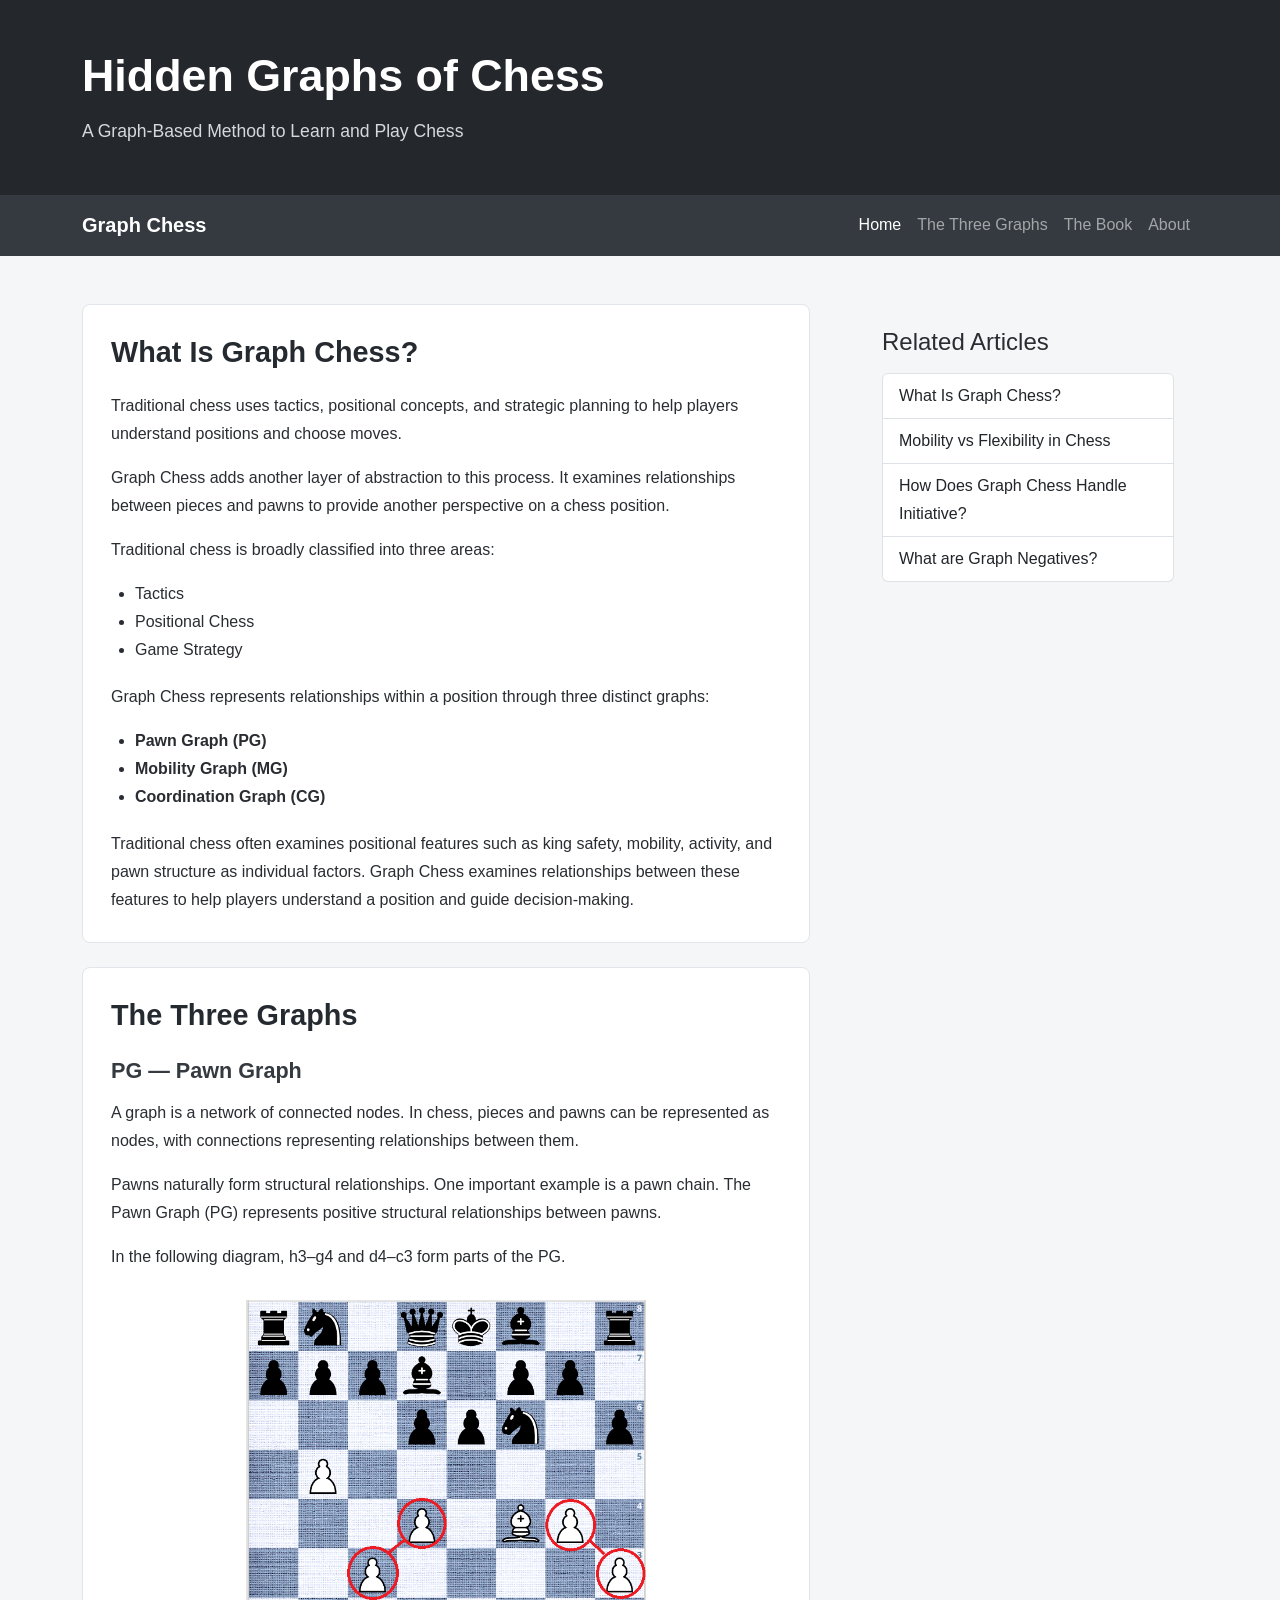
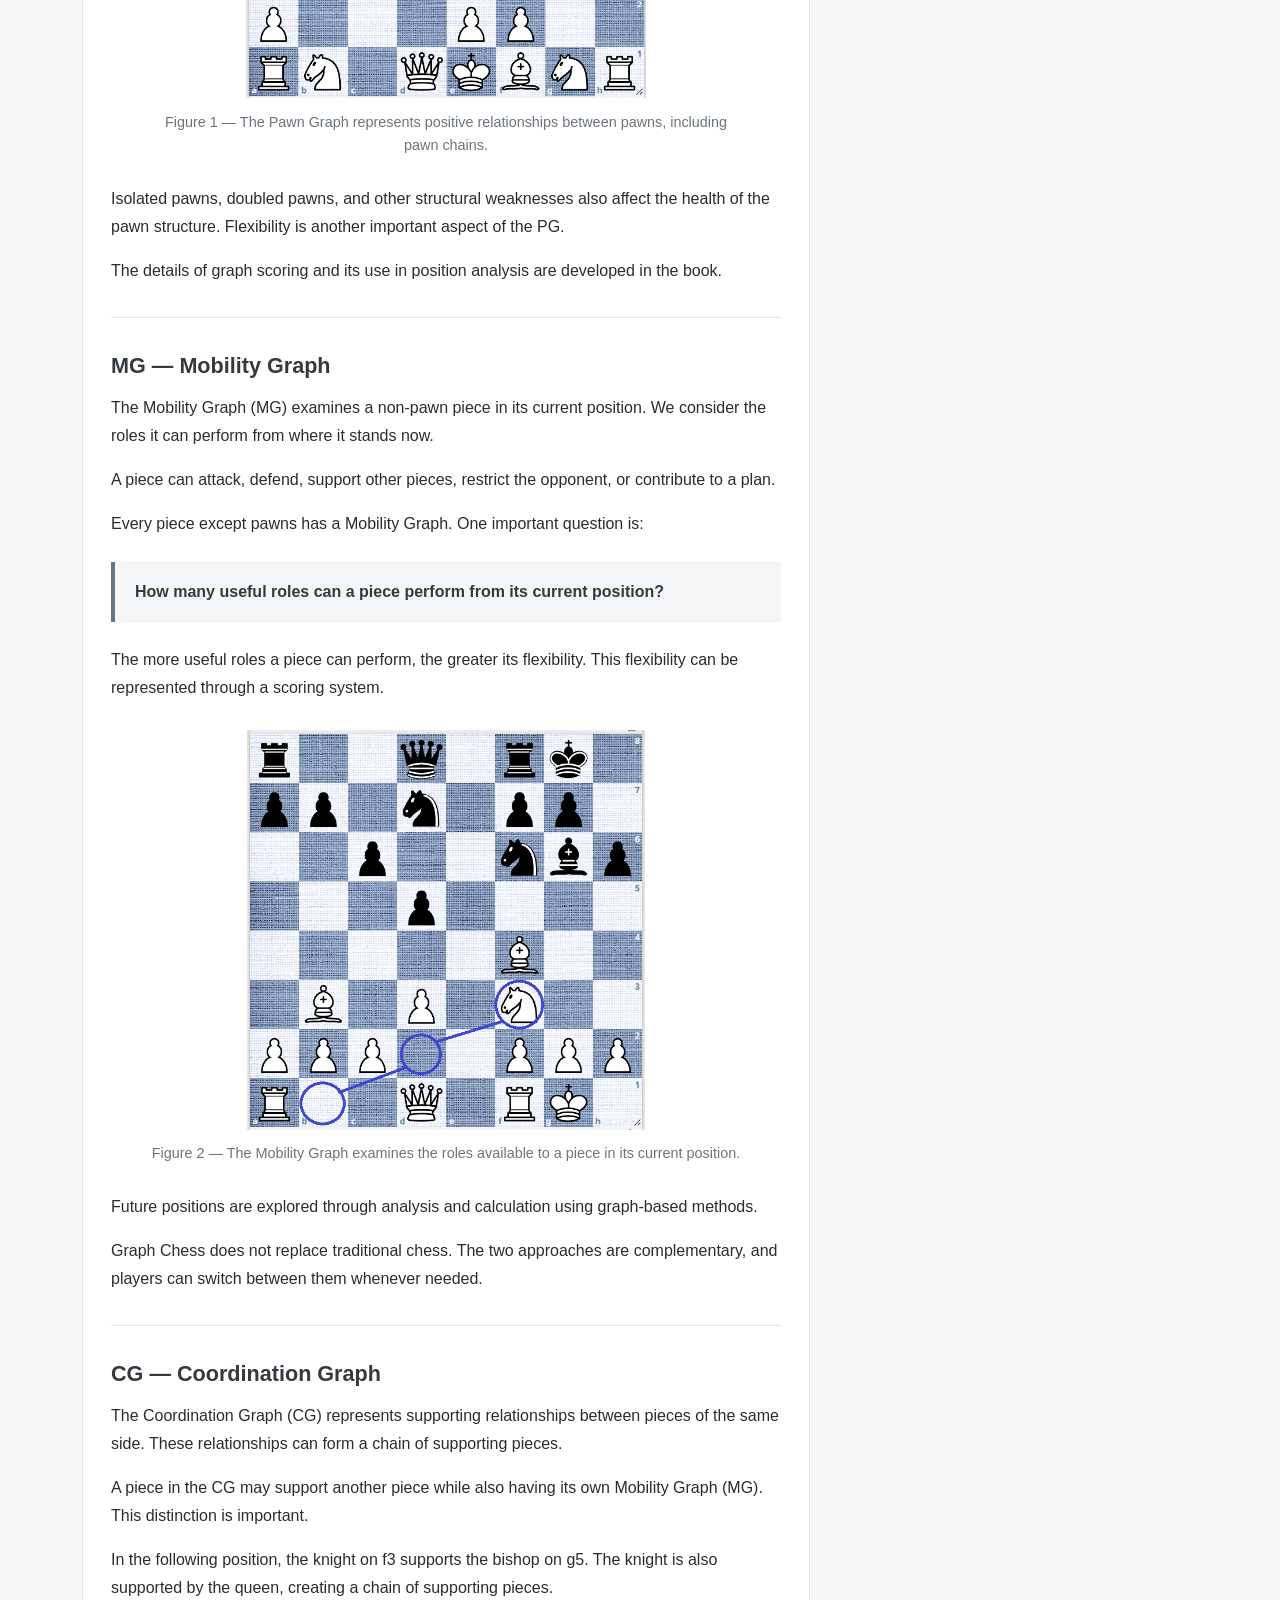
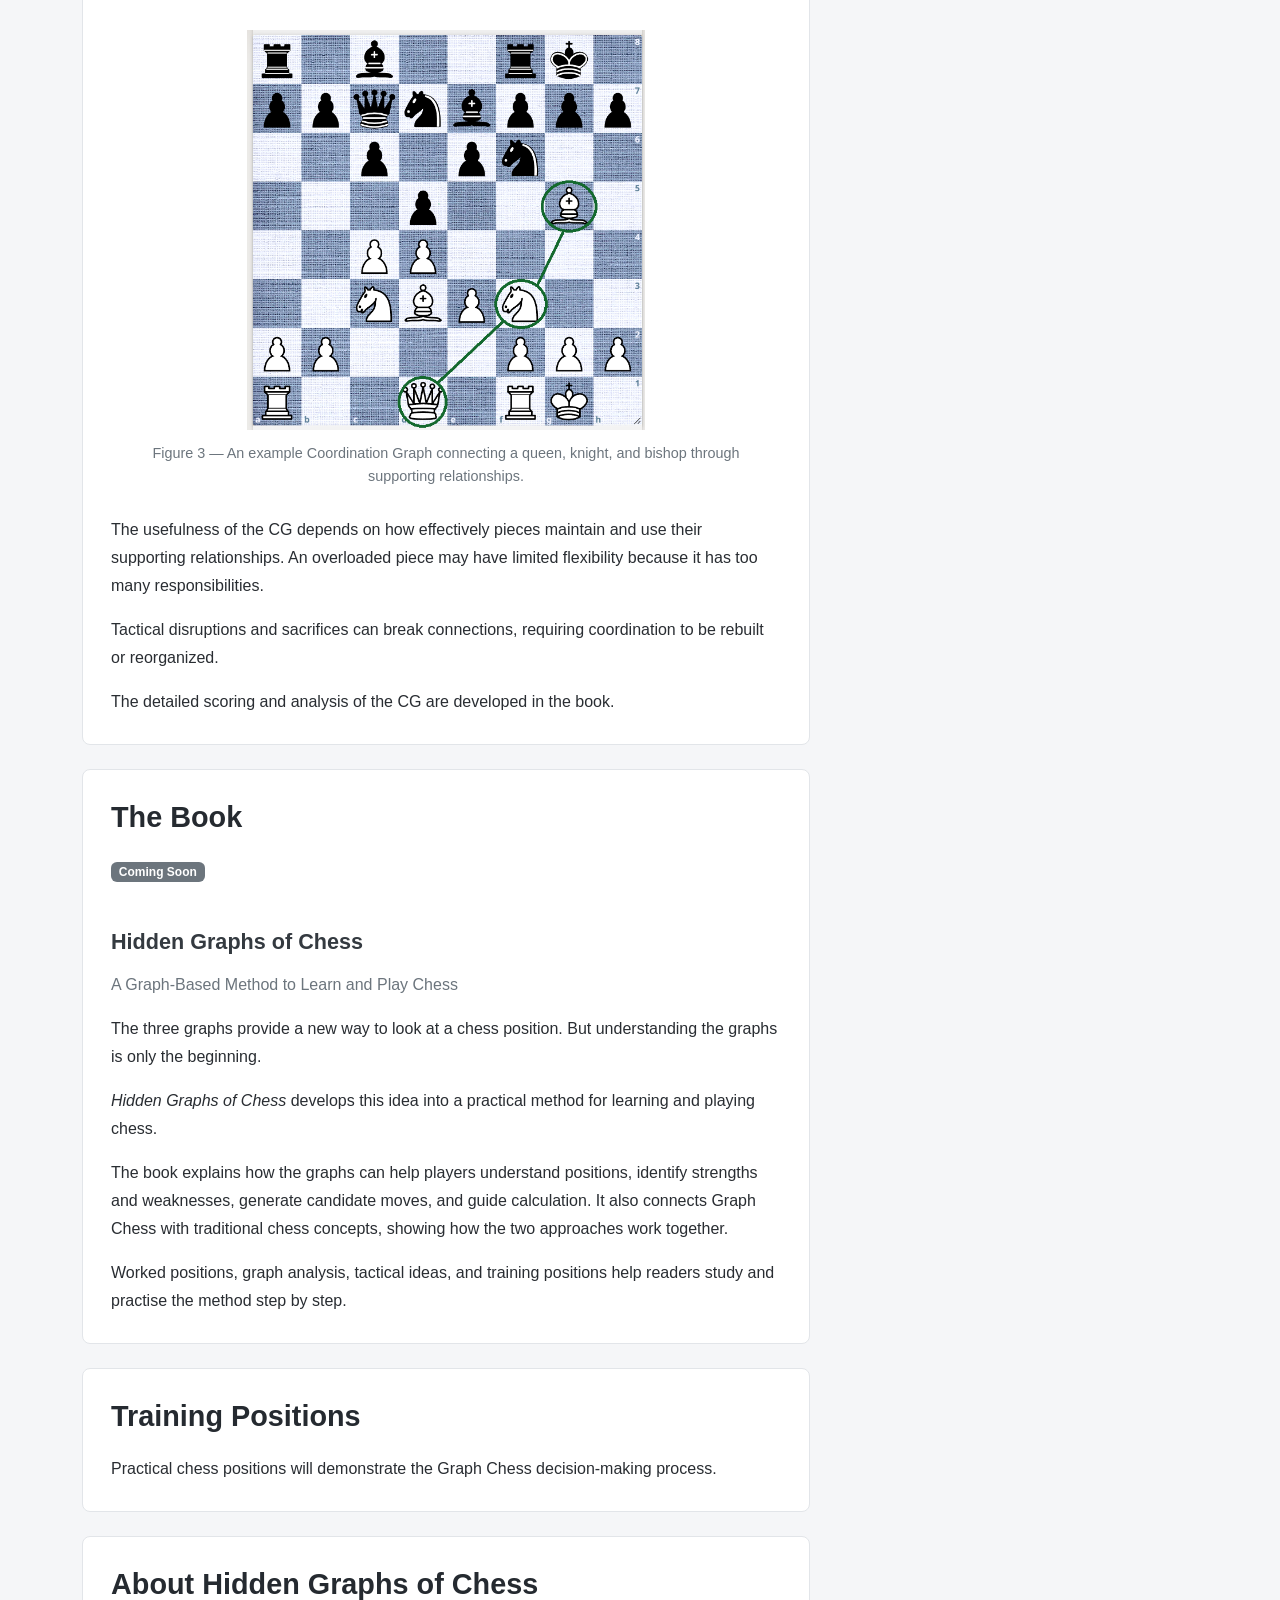
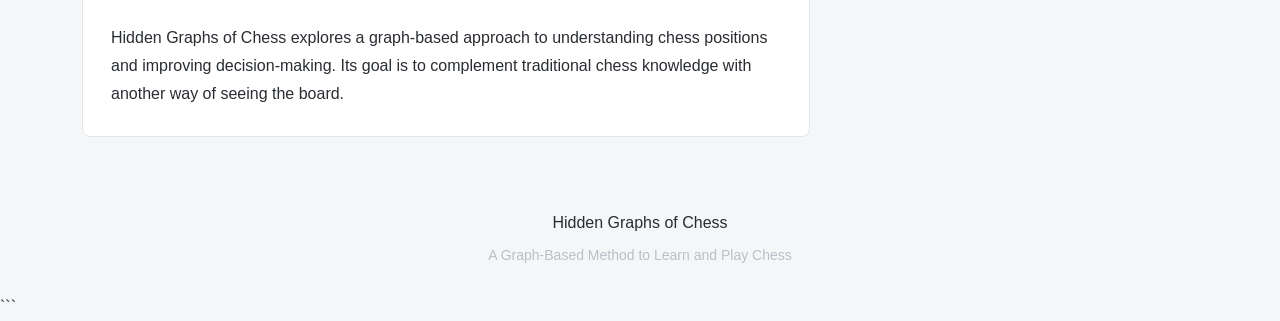
<file: index.html>
<!DOCTYPE html>
<html lang="en">

<head>
    <meta charset="UTF-8">
    <meta name="viewport" content="width=device-width, initial-scale=1">

    <meta name="google-site-verification"
          content="1QoTM8z4W7GGm3Di8y7WxlDdclxlquQ5_J9VwLQYEa4">

    <meta name="description"
          content="Discover Hidden Graphs of Chess, a graph-based method to understand chess positions through pawn structure, mobility, flexibility, and coordination.">

    <title>Hidden Graphs of Chess | Learn and Play Chess</title>

    <!-- Bootstrap 5 CSS -->
    <link
        href="https://cdn.jsdelivr.net/npm/bootstrap@5.3.3/dist/css/bootstrap.min.css"
        rel="stylesheet">

    <!-- Custom CSS -->
    <link rel="stylesheet" href="style.css">
</head>

<body>

    <!-- Header -->
    <header class="site-header">
        <div class="container py-4 py-md-5">
            <h1 class="site-title mb-2">Hidden Graphs of Chess</h1>
            <p class="site-subtitle mb-0">
                A Graph-Based Method to Learn and Play Chess
            </p>
        </div>
    </header>

    <!-- Navigation -->
    <nav class="navbar navbar-expand-lg navbar-dark site-nav"
         aria-label="Main navigation">
        <div class="container">

            <a class="navbar-brand" href="index.html">
                Graph Chess
            </a>

            <button class="navbar-toggler"
                    type="button"
                    data-bs-toggle="collapse"
                    data-bs-target="#mainNavigation"
                    aria-controls="mainNavigation"
                    aria-expanded="false"
                    aria-label="Toggle navigation">
                <span class="navbar-toggler-icon"></span>
            </button>

            <div class="collapse navbar-collapse" id="mainNavigation">
                <ul class="navbar-nav ms-auto">
                    <li class="nav-item">
                        <a class="nav-link active"
                           href="index.html"
                           aria-current="page">
                            Home
                        </a>
                    </li>

                    <li class="nav-item">
                        <a class="nav-link" href="#three-graphs">
                            The Three Graphs
                        </a>
                    </li>

                    <li class="nav-item">
                        <a class="nav-link" href="#the-book">
                            The Book
                        </a>
                    </li>

                    <li class="nav-item">
                        <a class="nav-link" href="#about">
                            About
                        </a>
                    </li>
                </ul>
            </div>

        </div>
    </nav>

    <!-- Main Layout -->
    <div class="container page-content py-4 py-lg-5">
        <div class="row g-4 g-lg-5 align-items-start">

            <!-- Main Content -->
            <main class="col-12 col-lg-8">

                <!-- Introduction -->
                <section class="content-card mb-4">
                    <h2>What Is Graph Chess?</h2>

                    <p>
                        Traditional chess uses tactics, positional concepts, and
                        strategic planning to help players understand positions
                        and choose moves.
                    </p>

                    <p>
                        Graph Chess adds another layer of abstraction to this
                        process. It examines relationships between pieces and
                        pawns to provide another perspective on a chess position.
                    </p>

                    <p>Traditional chess is broadly classified into three areas:</p>

                    <ul>
                        <li>Tactics</li>
                        <li>Positional Chess</li>
                        <li>Game Strategy</li>
                    </ul>

                    <p>
                        Graph Chess represents relationships within a position
                        through three distinct graphs:
                    </p>

                    <ul>
                        <li><strong>Pawn Graph (PG)</strong></li>
                        <li><strong>Mobility Graph (MG)</strong></li>
                        <li><strong>Coordination Graph (CG)</strong></li>
                    </ul>

                    <p class="mb-0">
                        Traditional chess often examines positional features
                        such as king safety, mobility, activity, and pawn
                        structure as individual factors. Graph Chess examines
                        relationships between these features to help players
                        understand a position and guide decision-making.
                    </p>
                </section>

                <!-- Three Graphs -->
                <section class="content-card mb-4" id="three-graphs">
                    <h2>The Three Graphs</h2>

                    <h3>PG — Pawn Graph</h3>

                    <p>
                        A graph is a network of connected nodes. In chess,
                        pieces and pawns can be represented as nodes, with
                        connections representing relationships between them.
                    </p>

                    <p>
                        Pawns naturally form structural relationships.
                        One important example is a pawn chain. The Pawn Graph
                        (PG) represents positive structural relationships
                        between pawns.
                    </p>

                    <p>
                        In the following diagram, h3–g4 and d4–c3 form
                        parts of the PG.
                    </p>

                    <figure class="chess-figure">
                        <img
                            src="Images/Pawn-Graph-Github-website.png"
                            class="img-fluid chess-diagram"
                            alt="Chess position illustrating pawn chains in the Pawn Graph"
                            loading="lazy">

                        <figcaption>
                            Figure 1 — The Pawn Graph represents positive
                            relationships between pawns, including pawn chains.
                        </figcaption>
                    </figure>

                    <p>
                        Isolated pawns, doubled pawns, and other structural
                        weaknesses also affect the health of the pawn structure.
                        Flexibility is another important aspect of the PG.
                    </p>

                    <p>
                        The details of graph scoring and its use in position
                        analysis are developed in the book.
                    </p>

                    <hr class="section-divider">

                    <h3>MG — Mobility Graph</h3>

                    <p>
                        The Mobility Graph (MG) examines a non-pawn piece in
                        its current position. We consider the roles it can
                        perform from where it stands now.
                    </p>

                    <p>
                        A piece can attack, defend, support other pieces,
                        restrict the opponent, or contribute to a plan.
                    </p>

                    <p>
                        Every piece except pawns has a Mobility Graph.
                        One important question is:
                    </p>

                    <blockquote class="chess-quote">
                        <strong>
                            How many useful roles can a piece perform
                            from its current position?
                        </strong>
                    </blockquote>

                    <p>
                        The more useful roles a piece can perform, the greater
                        its flexibility. This flexibility can be represented
                        through a scoring system.
                    </p>

                    <figure class="chess-figure">
                        <img
                            src="Images/Mobility-Graph--Knight.png"
                            class="img-fluid chess-diagram"
                            alt="Diagram illustrating the Mobility Graph of a knight"
                            loading="lazy">

                        <figcaption>
                            Figure 2 — The Mobility Graph examines the roles
                            available to a piece in its current position.
                        </figcaption>
                    </figure>

                    <p>
                        Future positions are explored through analysis and
                        calculation using graph-based methods.
                    </p>

                    <p>
                        Graph Chess does not replace traditional chess.
                        The two approaches are complementary, and players
                        can switch between them whenever needed.
                    </p>

                    <hr class="section-divider">

                    <h3>CG — Coordination Graph</h3>

                    <p>
                        The Coordination Graph (CG) represents supporting
                        relationships between pieces of the same side.
                        These relationships can form a chain of supporting pieces.
                    </p>

                    <p>
                        A piece in the CG may support another piece while also
                        having its own Mobility Graph (MG). This distinction
                        is important.
                    </p>

                    <p>
                        In the following position, the knight on f3 supports
                        the bishop on g5. The knight is also supported by
                        the queen, creating a chain of supporting pieces.
                    </p>

                    <figure class="chess-figure">
                        <img
                            src="Images/CG-Github.png"
                            class="img-fluid chess-diagram"
                            alt="Chess position illustrating coordination between a queen, knight, and bishop"
                            loading="lazy">

                        <figcaption>
                            Figure 3 — An example Coordination Graph connecting
                            a queen, knight, and bishop through supporting relationships.
                        </figcaption>
                    </figure>

                    <p>
                        The usefulness of the CG depends on how effectively
                        pieces maintain and use their supporting relationships.
                        An overloaded piece may have limited flexibility
                        because it has too many responsibilities.
                    </p>

                    <p>
                        Tactical disruptions and sacrifices can break
                        connections, requiring coordination to be rebuilt
                        or reorganized.
                    </p>

                    <p class="mb-0">
                        The detailed scoring and analysis of the CG are
                        developed in the book.
                    </p>
                </section>

                <!-- Book -->
                <section class="content-card mb-4" id="the-book">
                    <h2>The Book</h2>

                    <span class="badge text-bg-secondary mb-3">
                        Coming Soon
                    </span>

                    <h3>Hidden Graphs of Chess</h3>

                    <p class="text-secondary">
                        A Graph-Based Method to Learn and Play Chess
                    </p>

                    <p>
                        The three graphs provide a new way to look at a chess
                        position. But understanding the graphs is only the
                        beginning.
                    </p>

                    <p>
                        <em>Hidden Graphs of Chess</em> develops this idea
                        into a practical method for learning and playing chess.
                    </p>

                    <p>
                        The book explains how the graphs can help players
                        understand positions, identify strengths and weaknesses,
                        generate candidate moves, and guide calculation.
                        It also connects Graph Chess with traditional chess
                        concepts, showing how the two approaches work together.
                    </p>

                    <p class="mb-0">
                        Worked positions, graph analysis, tactical ideas,
                        and training positions help readers study and practise
                        the method step by step.
                    </p>
                </section>

                <!-- Training -->
                <section class="content-card mb-4" id="training">
                    <h2>Training Positions</h2>

                    <p class="mb-0">
                        Practical chess positions will demonstrate the
                        Graph Chess decision-making process.
                    </p>
                </section>

                <!-- About -->
                <section class="content-card" id="about">
                    <h2>About Hidden Graphs of Chess</h2>

                    <p class="mb-0">
                        Hidden Graphs of Chess explores a graph-based approach
                        to understanding chess positions and improving
                        decision-making. Its goal is to complement traditional
                        chess knowledge with another way of seeing the board.
                    </p>
                </section>

            </main>

            <!-- Right sidebar -->
            <aside class="col-12 col-lg-4">

                <div class="sidebar-box p-3 p-lg-4">

                    <h3 class="h4 mb-3">Related Articles</h3>

                    <div class="list-group">

                        <a
                            href="https://girishsiyer.github.io/Hidden-Graphs-of-Chess/"
                            class="list-group-item list-group-item-action">
                            What Is Graph Chess?
                        </a>

                        <a
                            href="https://girishsiyer.github.io/Hidden-Graphs-of-Chess/mobility-vs-flexibility-in-chess.html"
                            class="list-group-item list-group-item-action">
                            Mobility vs Flexibility in Chess
                        </a>

                        <a
                            href="https://girishsiyer.github.io/Hidden-Graphs-of-Chess/How-does-Graph-Chess-Handle-Initiative.html"
                            class="list-group-item list-group-item-action">
                            How Does Graph Chess Handle Initiative?
                        </a>
                         <a
                            href="https://girishsiyer.github.io/Hidden-Graphs-of-Chess/graph-negative.html"
                            class="list-group-item list-group-item-action">
                            What are Graph Negatives?
                        </a>
                    </div>

                </div>

            </aside>

        </div>
    </div>

    <!-- Footer -->
    <footer class="site-footer">
        <div class="container py-4 text-center">
            <p class="mb-1">Hidden Graphs of Chess</p>
            <small>A Graph-Based Method to Learn and Play Chess</small>
        </div>
    </footer>

    <!-- Bootstrap 5 JavaScript bundle: required for the collapsed navbar -->
    <script
        src="https://cdn.jsdelivr.net/npm/bootstrap@5.3.3/dist/js/bootstrap.bundle.min.js">
    </script>

</body>
</html>
```
</file>
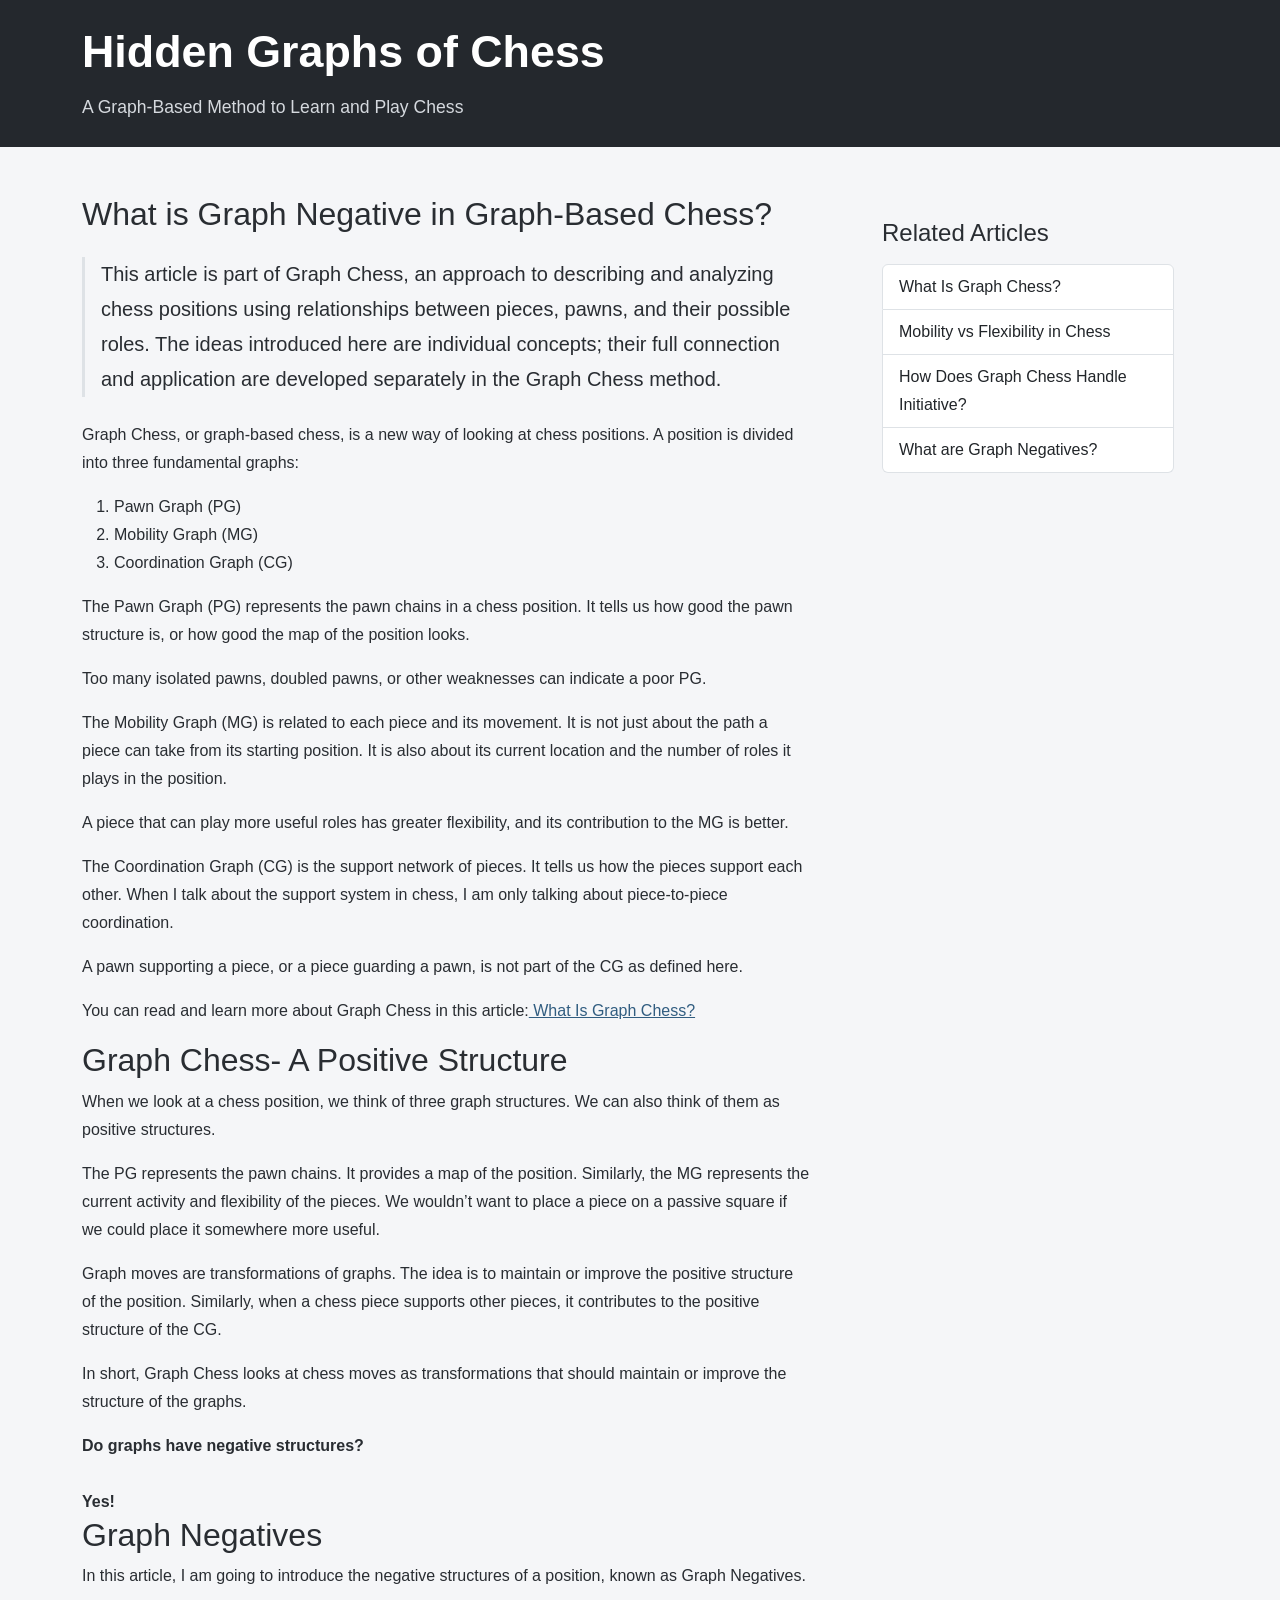
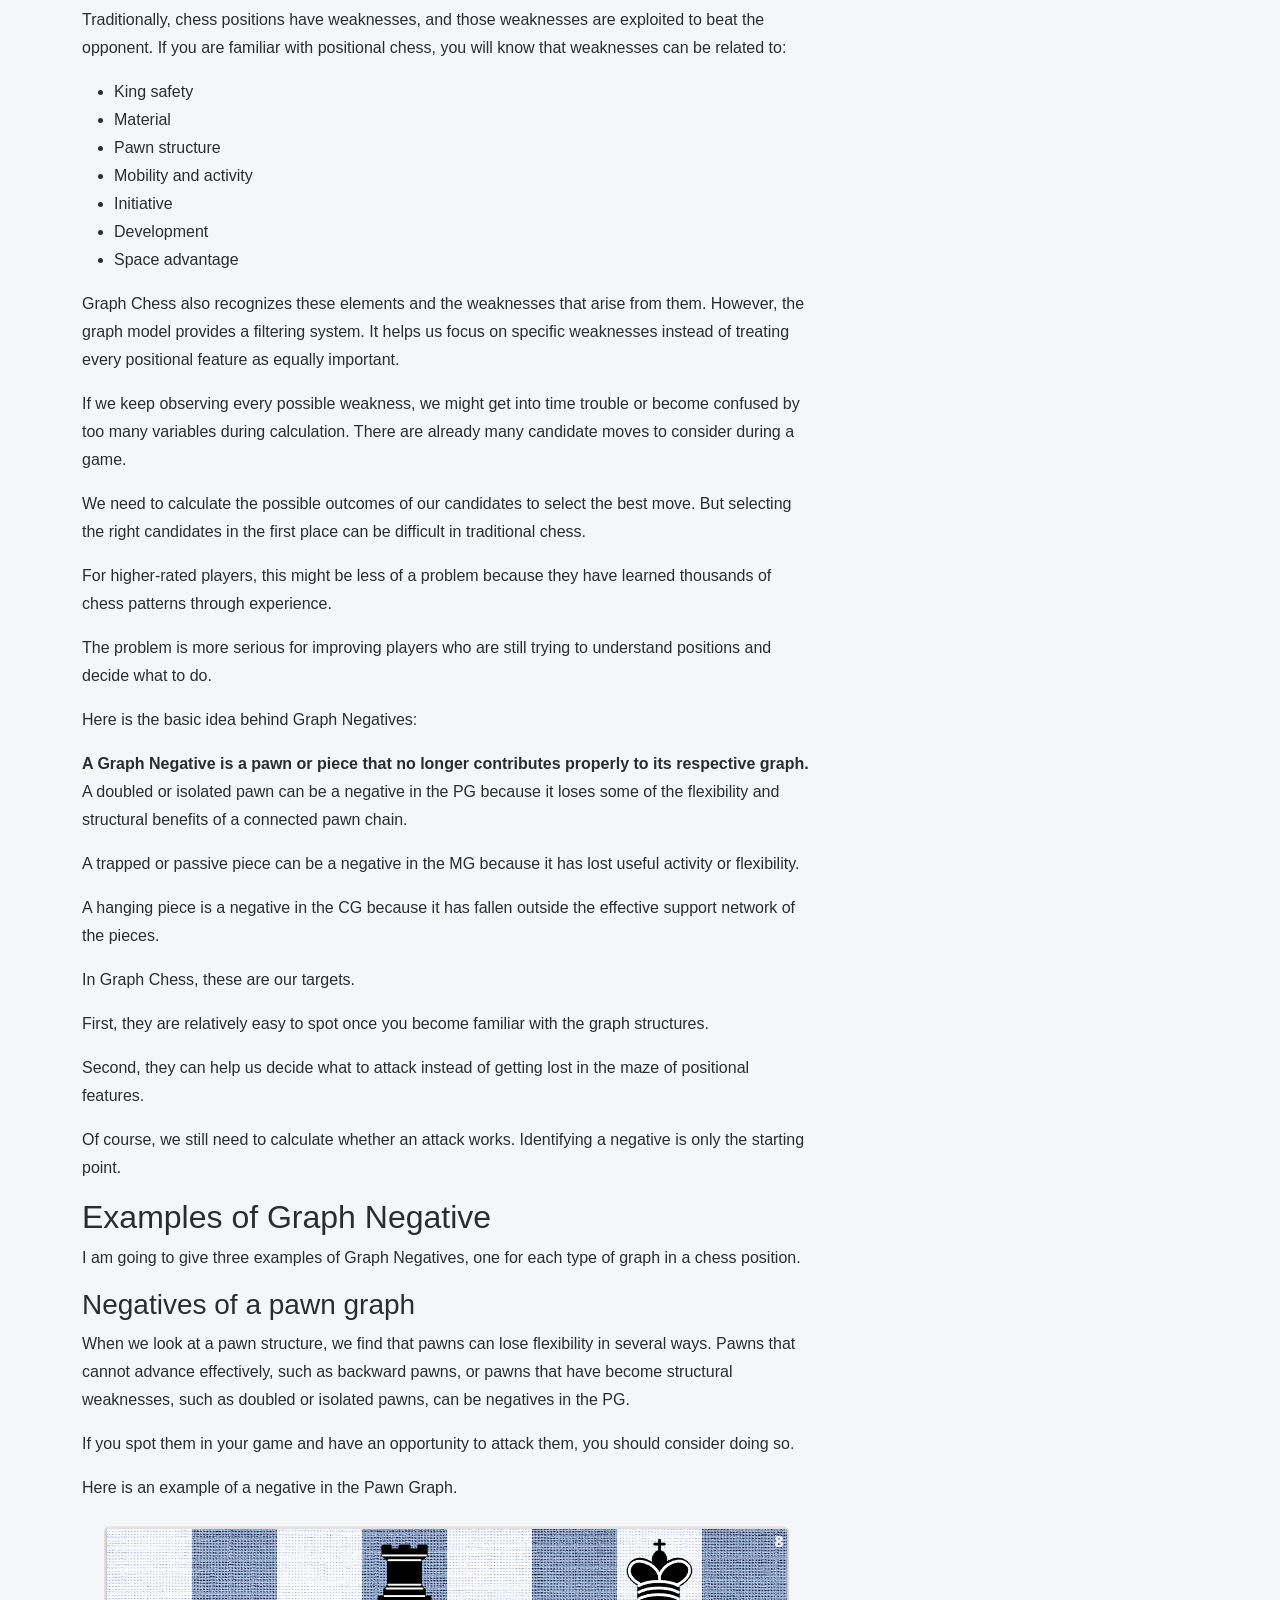
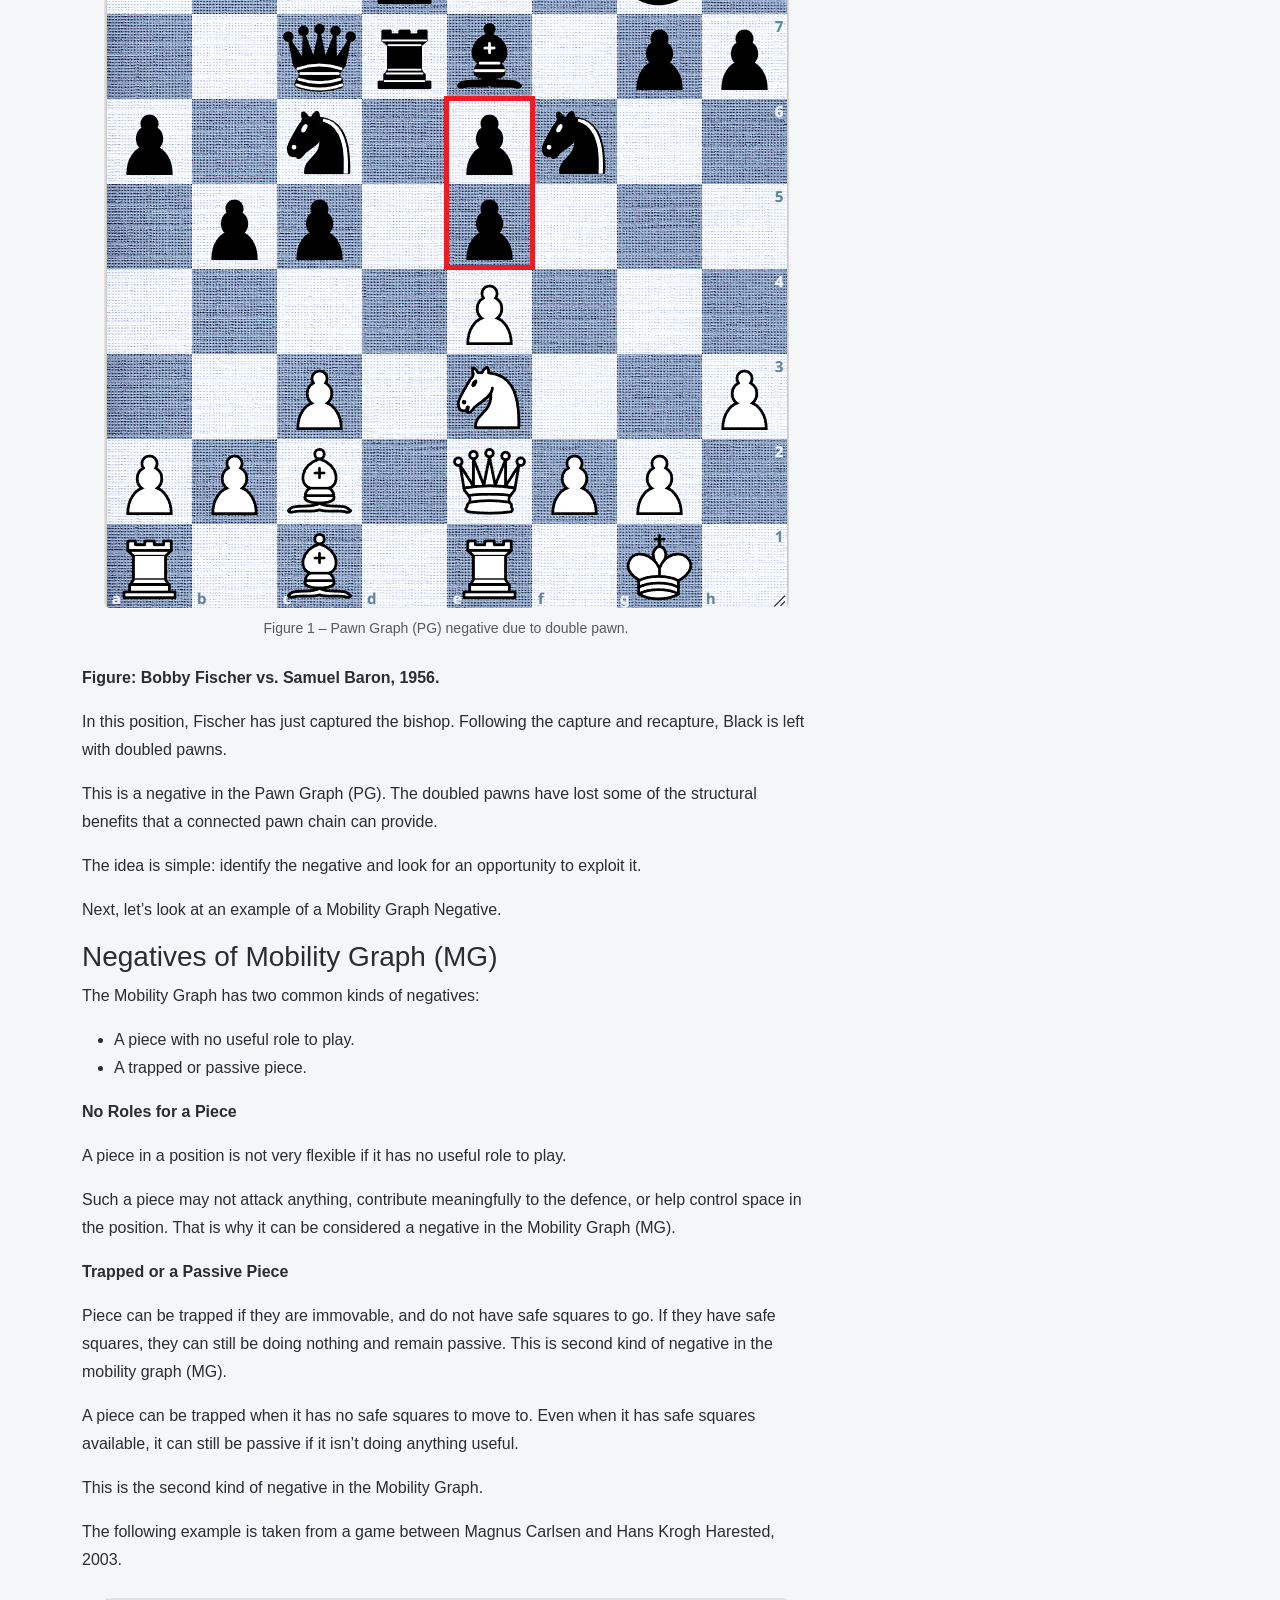
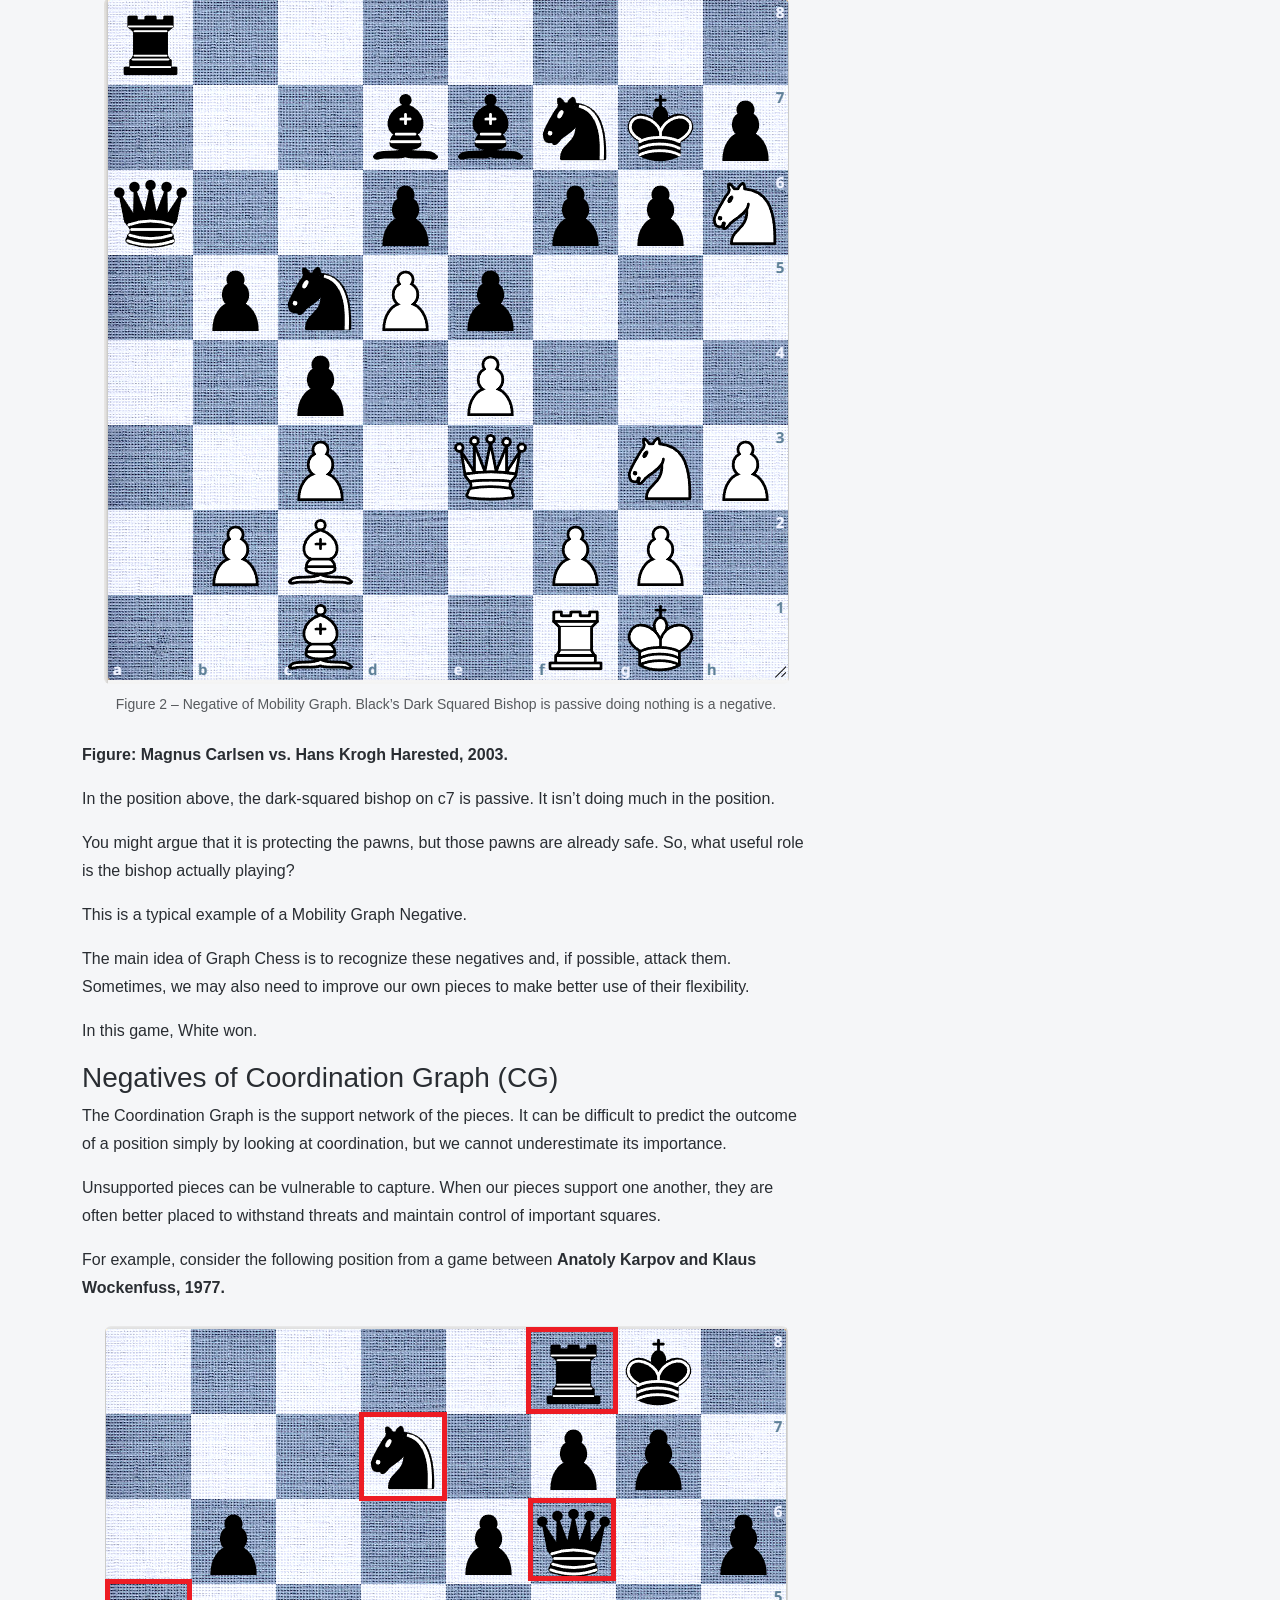
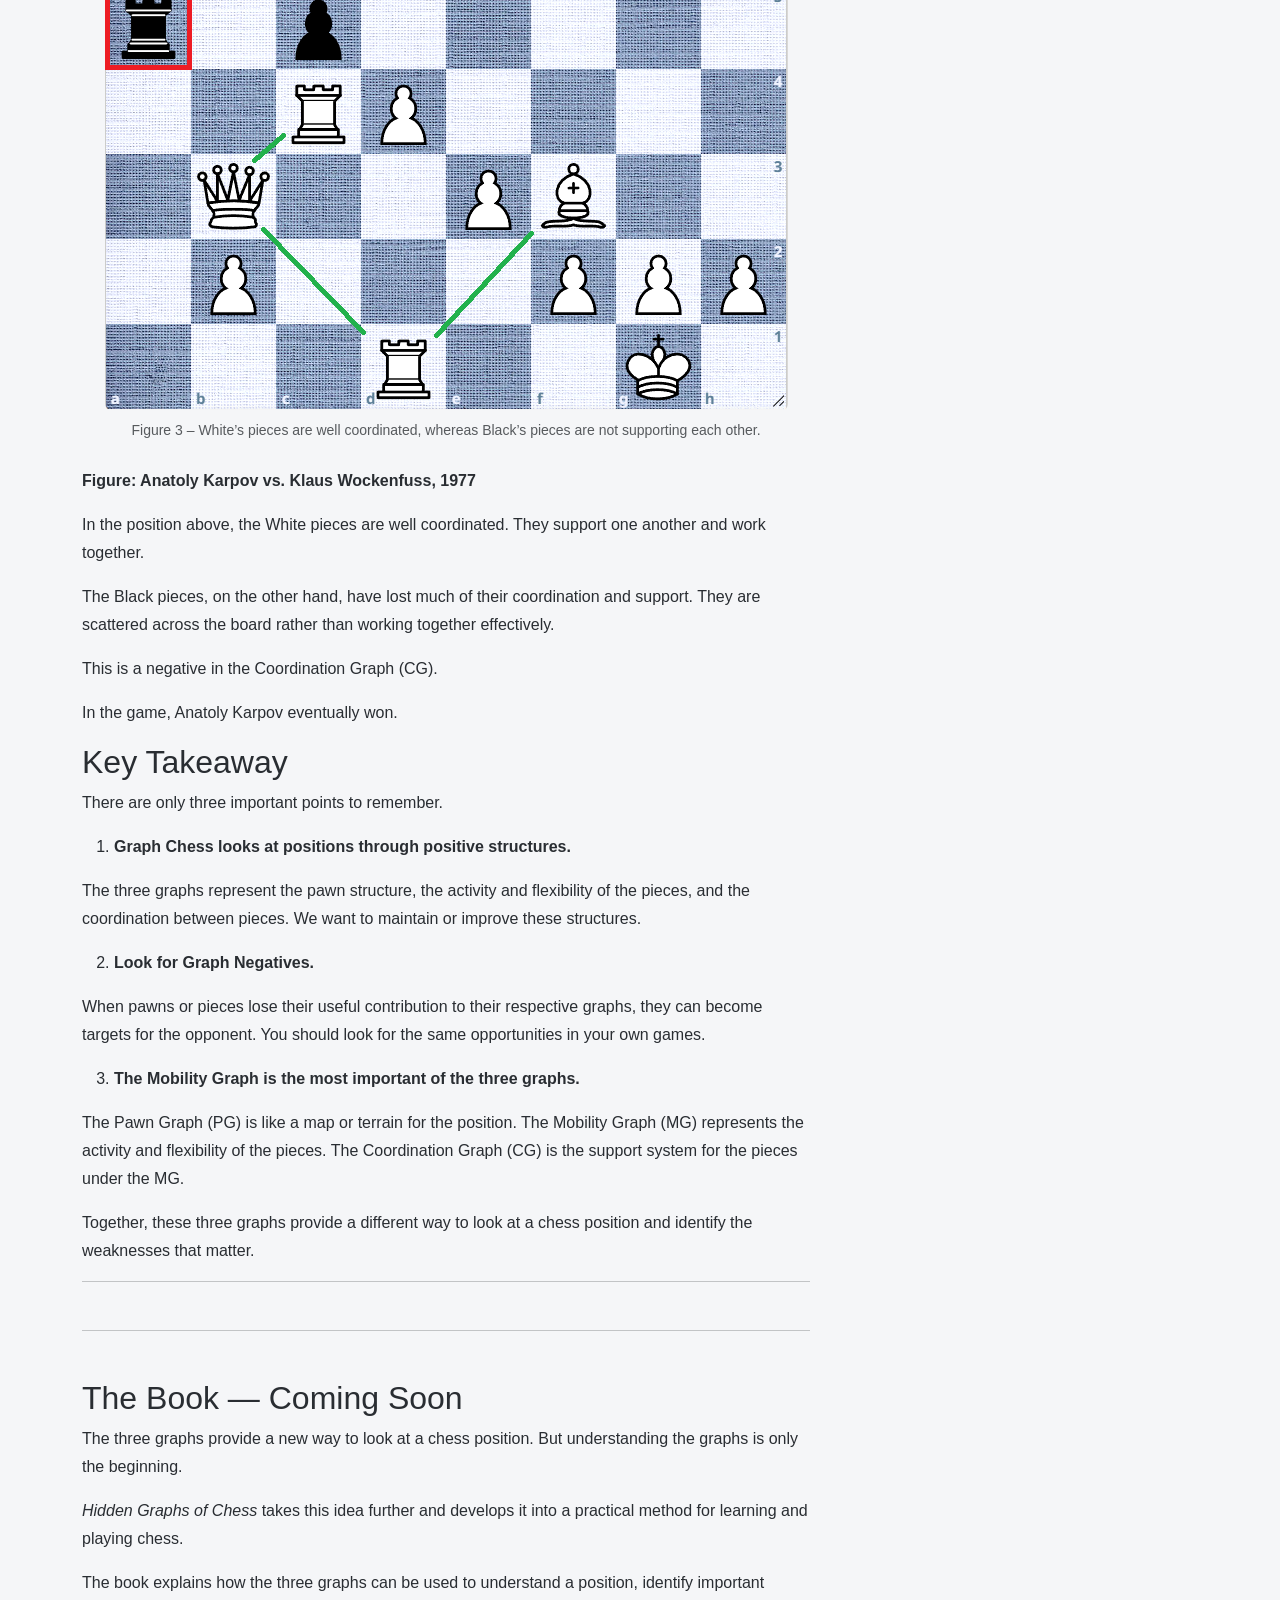
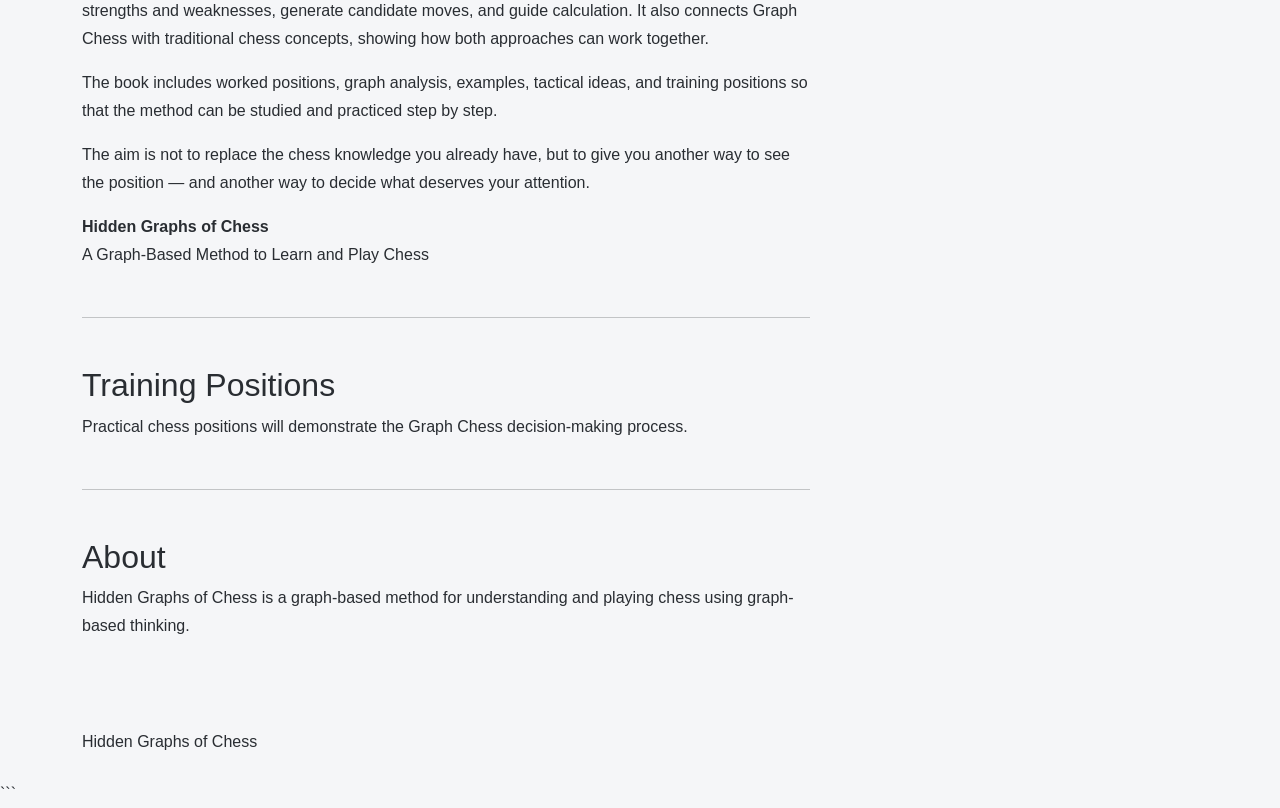
<file: graph-negative.html>
<!DOCTYPE html>
<html lang="en">

<head>
    <meta charset="UTF-8">
    <meta name="viewport" content="width=device-width, initial-scale=1.0">

    <meta name="google-site-verification"
          content="1QoTM8z4W7GGm3Di8y7WxlDdclxlquQ5_J9VwLQYEa4">

    <title>What is Graph Negative in Graph-Based Chess?</title>

    <meta name="description"
          content="Discover a new way to find weaknesses in Graph chess positions. 
        Graph negatives help you find exploitable weaknesses, rather than getting lost in positional scanning.">

    <!-- Bootstrap 5 -->
    <link href="https://cdn.jsdelivr.net/npm/bootstrap@5.3.3/dist/css/bootstrap.min.css"
          rel="stylesheet">

    <!-- Custom stylesheet: always load after Bootstrap -->
    <link rel="stylesheet" href="style.css">
</head>

<body>

    <!-- Header -->
    <header class="site-header py-4">
        <div class="container">
            <h1 class="site-title mb-2">Hidden Graphs of Chess</h1>
            <p class="site-subtitle mb-0">
                A Graph-Based Method to Learn and Play Chess
            </p>
        </div>
    </header>

    <!-- Main page layout -->
    <div class="container my-4 my-lg-5">
        <div class="row g-4 g-lg-5 align-items-start">

            <!-- Main article -->
            <main class="col-12 col-lg-8">

                <article>

                    <h2>What is Graph Negative in Graph-Based Chess?</h2>
                   <blockquote class="blockquote border-start border-3 ps-3 my-4">
                            This article is part of Graph Chess, an approach to describing
                            and analyzing chess positions using relationships between
                            pieces, pawns, and their possible roles. The ideas introduced
                            here are individual concepts; their full connection and
                            application are developed separately in the Graph Chess method.
                        </blockquote>
                    <p>
                        Graph Chess, or graph-based chess, is a new way of looking at chess positions. A position is divided into three fundamental graphs:
                    </p>

                    <ol>
                        <li>Pawn Graph (PG)</li>
                        <li>Mobility Graph (MG)</li>
                        <li>Coordination Graph (CG)</li>
                    </ol>
                    <p>
                       The Pawn Graph (PG) represents the pawn chains in a chess position.
                        It tells us how good the pawn structure is, or how good the map of the position looks.
                    </p>

                    <p>
                       Too many isolated pawns, doubled pawns, or other weaknesses can indicate a poor PG.
                    </p>

                    <p>
                        The Mobility Graph (MG) is related to each piece and its movement.
                        It is not just about the path a piece can take from its starting position.
                        It is also about its current location and the number of roles it plays in the position.
                    </p>

                    <p>
                        A piece that can play more useful roles has greater flexibility, and its contribution to the MG is better.
                    </p>

                    <p>
                       The Coordination Graph (CG) is the support network of pieces.
                        It tells us how the pieces support each other.
                        When I talk about the support system in chess, I am only talking about piece-to-piece coordination.
                    </p>


                    <p>
                       A pawn supporting a piece, or a piece guarding a pawn, is not part of the CG as defined here.
                    </p>

                    <p>
                       You can read and learn more about Graph Chess in this article:<a href="https://girishsiyer.github.io/Hidden-Graphs-of-Chess/"> What Is Graph Chess?</a>
                    </p>
                    <h2>Graph Chess- A Positive Structure</h2>

                    <p>
                       When we look at a chess position, we think of three graph structures. We can also think of them as positive structures.
                    </p>

                    <p>
                        The PG represents the pawn chains.
                        It provides a map of the position. Similarly, the MG represents the current activity and flexibility of the pieces.
                        We wouldn’t want to place a piece on a passive square if we could place it somewhere more useful.
                    </p>

                    <p>
                        Graph moves are transformations of graphs.
                        The idea is to maintain or improve the positive structure of the position.
                        Similarly, when a chess piece supports other pieces, it contributes to the positive structure of the CG.
                    </p>

                    <p>
                    In short, Graph Chess looks at chess moves as transformations that should maintain or improve the structure of the graphs.
                    </p>
                    <strong>Do graphs have negative structures?</strong><br> <br>
                    <strong>Yes!</strong>
                    <h2>Graph Negatives</h2>
                    <p>In this article, I am going to introduce the negative structures of a position, known as Graph Negatives.</p>
                    <p>Traditionally, chess positions have weaknesses, and those weaknesses are exploited to beat the opponent.
                        If you are familiar with positional chess, you will know that weaknesses can be related to:
                    </p>
                    <ul>
                        <li>King safety</li>
                         <li>Material</li>
                         <li>Pawn structure</li>
                         <li>Mobility and activity</li>
                         <li>Initiative</li>
                         <li>Development</li>
                         <li>Space advantage</li>
                    </ul>
                    <p>Graph Chess also recognizes these elements and the weaknesses that arise from them.
                        However, the graph model provides a filtering system.
                        It helps us focus on specific weaknesses instead of treating every positional feature as equally important.</p>
                    <p>If we keep observing every possible weakness, we might get into time trouble or become confused by too many variables during calculation.
                        There are already many candidate moves to consider during a game.</p>
                    <p>We need to calculate the possible outcomes of our candidates to select the best move.
                        But selecting the right candidates in the first place can be difficult in traditional chess.</p>
                    <p>For higher-rated players, this might be less of a problem because they have learned thousands of chess patterns through experience.</p>
                    <p>The problem is more serious for improving players who are still trying to understand positions and decide what to do.</p>
                    <p>Here is the basic idea behind Graph Negatives:</p>
                    <strong>A Graph Negative is a pawn or piece that no longer contributes properly to its respective graph.</strong>
                    <p>A doubled or isolated pawn can be a negative in the PG because it loses some of the flexibility and structural benefits of a connected pawn chain.</p>
                    <p>A trapped or passive piece can be a negative in the MG because it has lost useful activity or flexibility.</p>
                    <p>A hanging piece is a negative in the CG because it has fallen outside the effective support network of the pieces.</p>               
                    <p> In Graph Chess, these are our targets.</p>
                    <p> First, they are relatively easy to spot once you become familiar with the graph structures.</p>
                    <p> Second, they can help us decide what to attack instead of getting lost in the maze of positional features.</p>
                    <p> Of course, we still need to calculate whether an attack works. Identifying a negative is only the starting point.</p>
                    <h2> Examples of Graph Negative</h2>
                    <p> I am going to give three examples of Graph Negatives, one for each type of graph in a chess position.</p>
                    <h3> Negatives of a pawn graph</h3>
                    <p> When we look at a pawn structure, we find that pawns can lose flexibility in several ways.
                        Pawns that cannot advance effectively, such as backward pawns, or pawns that have become structural weaknesses, such as doubled or isolated pawns, can be negatives in the PG.</p>
                    <p> If you spot them in your game and have an opportunity to attack them, you should consider doing so.</p>
                    <p> Here is an example of a negative in the Pawn Graph.</p>
                    <figure class="article-figure my-4 text-center">
                            <img
                                src="Images/Figure 1 - Pawn-Graph-Negatives.png"
                                class="img-fluid rounded article-image"
                                alt="Figure 1 – Pawn Graph (PG) negative due to double pawn." load = "lazy">

                            <figcaption class="figure-caption mt-2">
                               Figure 1 – Pawn Graph (PG) negative due to double pawn.
                            </figcaption>
                        </figure>
                    <p><strong>Figure: Bobby Fischer vs. Samuel Baron, 1956.</strong></p>
                    <p> In this position, Fischer has just captured the bishop. Following the capture and recapture, Black is left with doubled pawns.</p>
                    <p> This is a negative in the Pawn Graph (PG). The doubled pawns have lost some of the structural benefits that a connected pawn chain can provide.</p>
                    <p> The idea is simple: identify the negative and look for an opportunity to exploit it.</p>
                    <p> Next, let’s look at an example of a Mobility Graph Negative.</p>
                    <h3> Negatives of Mobility Graph (MG)</h3>
                    <p> The Mobility Graph has two common kinds of negatives:</p>
                    <ul>
                        <li>A piece with no useful role to play.</li>
                        <li>A trapped or passive piece.</li>
                    </ul>
                    <p><strong> No Roles for a Piece</strong></p>
                    <p> A piece in a position is not very flexible if it has no useful role to play.</p>
                    <p> Such a piece may not attack anything, contribute meaningfully to the defence, or help control space in the position.
                        That is why it can be considered a negative in the Mobility Graph (MG).</p>
                    <p><strong>Trapped or a Passive Piece</strong></p>
                    <p> Piece can be trapped if they are immovable, and do not have safe squares to go.
                        If they have safe squares, they can still be doing nothing and remain passive.
                        This is second kind of negative in the mobility graph (MG).</p>
                    <p> A piece can be trapped when it has no safe squares to move to. Even when it has safe squares available, it can still be passive if it isn’t doing anything useful.</p>
                    <p>This is the second kind of negative in the Mobility Graph.</p>
                    <p> The following example is taken from a game between Magnus Carlsen and Hans Krogh Harested, 2003.</p>
                      <figure class="article-figure my-4 text-center">
                            <img
                                src="Images/Figure 2 - Negative-Mobility-Graph.png"
                                class="img-fluid rounded article-image"
                                alt="Figure 2 – Negative of Mobility Graph. Black’s Dark Squared Bishop is passive doing nothing is a negative." load = "lazy">

                            <figcaption class="figure-caption mt-2">
                             Figure 2 – Negative of Mobility Graph. Black’s Dark Squared Bishop is passive doing nothing is a negative.
                            </figcaption>
                        </figure>
                    <p><strong> Figure: Magnus Carlsen vs. Hans Krogh Harested, 2003.</strong></p>
                    <p> In the position above, the dark-squared bishop on c7 is passive. It isn’t doing much in the position.</p>
                    <p> You might argue that it is protecting the pawns, but those pawns are already safe. So, what useful role is the bishop actually playing?</p>
                    <p> This is a typical example of a Mobility Graph Negative.</p>
                    <p> The main idea of Graph Chess is to recognize these negatives and, if possible, attack them.
                        Sometimes, we may also need to improve our own pieces to make better use of their flexibility.</p>
                    <p> In this game, White won.</p>
                    <h3> Negatives of Coordination Graph (CG)</h3>
                    <p> The Coordination Graph is the support network of the pieces.
                        It can be difficult to predict the outcome of a position simply by looking at coordination, but we cannot underestimate its importance.</p>
                    <p> Unsupported pieces can be vulnerable to capture. When our pieces support one another, they are often better placed to withstand threats and maintain control of important squares.</p>
                    <p> For example, consider the following position from a game between <strong>Anatoly Karpov and Klaus Wockenfuss, 1977.</strong></p>
                     <figure class="article-figure my-4 text-center">
                            <img
                                src="Images/Figure 3 - Black-CG-Negatives.png"
                                class="img-fluid rounded article-image"
                                alt="Figure 3 – White’s pieces are well coordinated, whereas Black’s pieces are not supporting each other." load = "lazy">

                            <figcaption class="figure-caption mt-2">
                           Figure 3 – White’s pieces are well coordinated, whereas Black’s pieces are not supporting each other.
                            </figcaption>
                        </figure>
                    <p><strong> Figure: Anatoly Karpov vs. Klaus Wockenfuss, 1977</strong></p>
                    <p> In the position above, the White pieces are well coordinated. They support one another and work together.</p>
                    <p> The Black pieces, on the other hand, have lost much of their coordination and support.
                        They are scattered across the board rather than working together effectively.</p>
                    <p> This is a negative in the Coordination Graph (CG).</p>
                    <p> In the game, Anatoly Karpov eventually won.</p>
                    <h2> Key Takeaway</h2>
                    <p> There are only three important points to remember.</p>
                    <ol>
                        <li><strong>Graph Chess looks at positions through positive structures.</strong></li>
                    </ol>
                        <p> The three graphs represent the pawn structure, the activity and flexibility of the pieces, and the coordination between pieces.
                            We want to maintain or improve these structures.</p>
                     <ol start="2">
                        <li><strong>Look for Graph Negatives.</strong></li>
                    </ol>
                    <p> When pawns or pieces lose their useful contribution to their respective graphs, they can become targets for the opponent.
                        You should look for the same opportunities in your own games.</p>
                    <ol start="3">
                        <li><strong>The Mobility Graph is the most important of the three graphs.</strong></li>
                    </ol>
                    <p> The Pawn Graph (PG) is like a map or terrain for the position.
                        The Mobility Graph (MG) represents the activity and flexibility of the pieces.
                        The Coordination Graph (CG) is the support system for the pieces under the MG.</p>
                    <p> Together, these three graphs provide a different way to look at a chess position and identify the weaknesses that matter.</p>
<hr>
                   

                </article>

                <hr class="my-5">

                <!-- Book section -->
                <section id="the-book">

                    <h2>The Book — Coming Soon</h2>

                    <p>
                        The three graphs provide a new way to look at a chess position.
                        But understanding the graphs is only the beginning.
                    </p>

                    <p>
                        <em>Hidden Graphs of Chess</em> takes this idea further and
                        develops it into a practical method for learning and playing chess.
                    </p>

                    <p>
                        The book explains how the three graphs can be used to understand
                        a position, identify important strengths and weaknesses, generate
                        candidate moves, and guide calculation. It also connects Graph
                        Chess with traditional chess concepts, showing how both approaches
                        can work together.
                    </p>

                    <p>
                        The book includes worked positions, graph analysis, examples,
                        tactical ideas, and training positions so that the method can
                        be studied and practiced step by step.
                    </p>

                    <p>
                        The aim is not to replace the chess knowledge you already have,
                        but to give you another way to see the position — and another
                        way to decide what deserves your attention.
                    </p>

                    <p class="book-title">
                        <strong>Hidden Graphs of Chess</strong><br>
                        A Graph-Based Method to Learn and Play Chess
                    </p>

                </section>

                <hr class="my-5">

                <!-- Training positions -->
                <section id="training-positions">

                    <h2>Training Positions</h2>

                    <p>
                        Practical chess positions will demonstrate the Graph Chess
                        decision-making process.
                    </p>

                </section>

                <hr class="my-5">

                <!-- About -->
                <section id="about">

                    <h2>About</h2>

                    <p>
                        Hidden Graphs of Chess is a graph-based method for understanding
                        and playing chess using graph-based thinking.
                    </p>

                </section>

            </main>

            <!-- Right sidebar -->
            <aside class="col-12 col-lg-4">

                <div class="sidebar-box p-3 p-lg-4">

                    <h3 class="h4 mb-3">Related Articles</h3>

                    <div class="list-group">

                        <a
                            href="https://girishsiyer.github.io/Hidden-Graphs-of-Chess/"
                            class="list-group-item list-group-item-action">
                            What Is Graph Chess?
                        </a>

                        <a
                            href="https://girishsiyer.github.io/Hidden-Graphs-of-Chess/mobility-vs-flexibility-in-chess.html"
                            class="list-group-item list-group-item-action">
                            Mobility vs Flexibility in Chess
                        </a>

                        <a
                            href="https://girishsiyer.github.io/Hidden-Graphs-of-Chess/How-does-Graph-Chess-Handle-Initiative.html"
                            class="list-group-item list-group-item-action">
                            How Does Graph Chess Handle Initiative?
                        </a>
                         <a
                            href="https://girishsiyer.github.io/Hidden-Graphs-of-Chess/graph-negative.html"
                            class="list-group-item list-group-item-action">
                            What are Graph Negatives?
                        </a>
                    </div>

                </div>

            </aside>

        </div>
    </div>

    <!-- Footer -->
    <footer class="site-footer py-4 mt-4">
        <div class="container">
            <p class="mb-0">Hidden Graphs of Chess</p>
        </div>
    </footer>

</body>
</html>
```
</file>
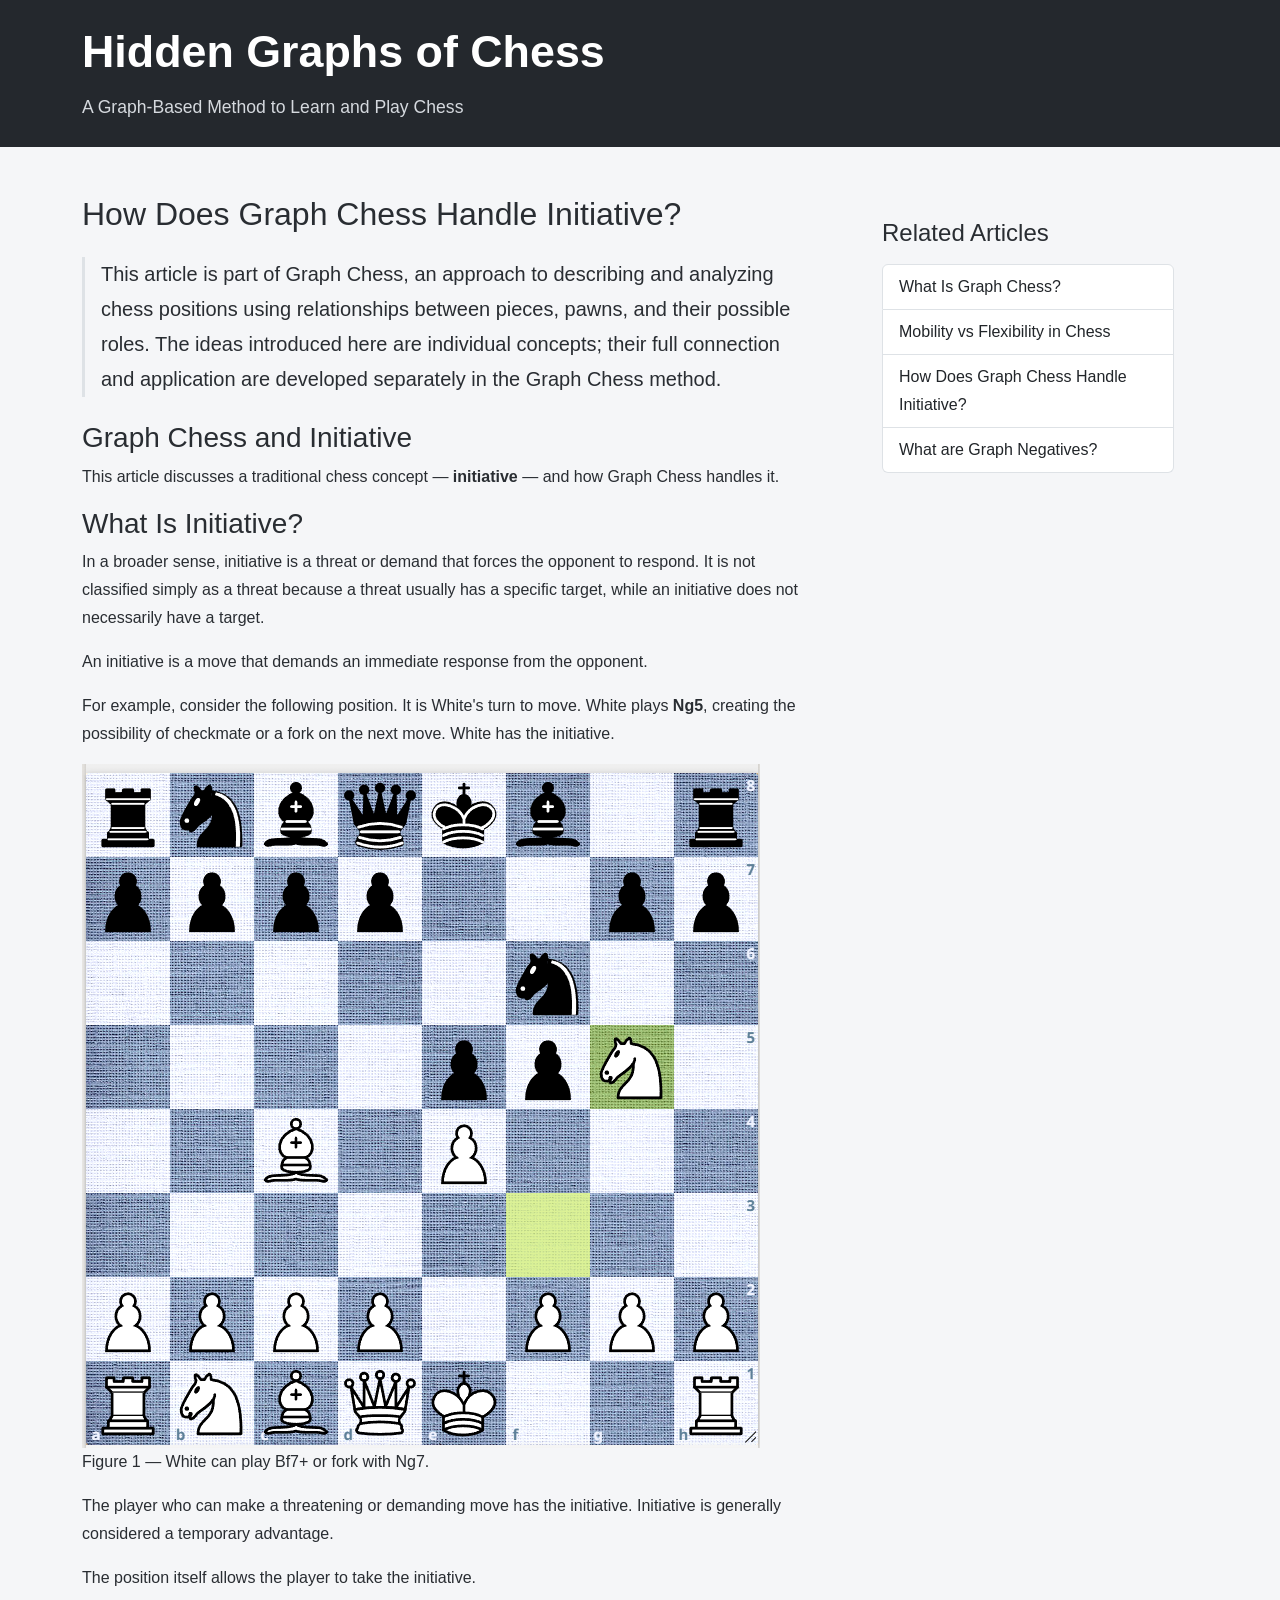
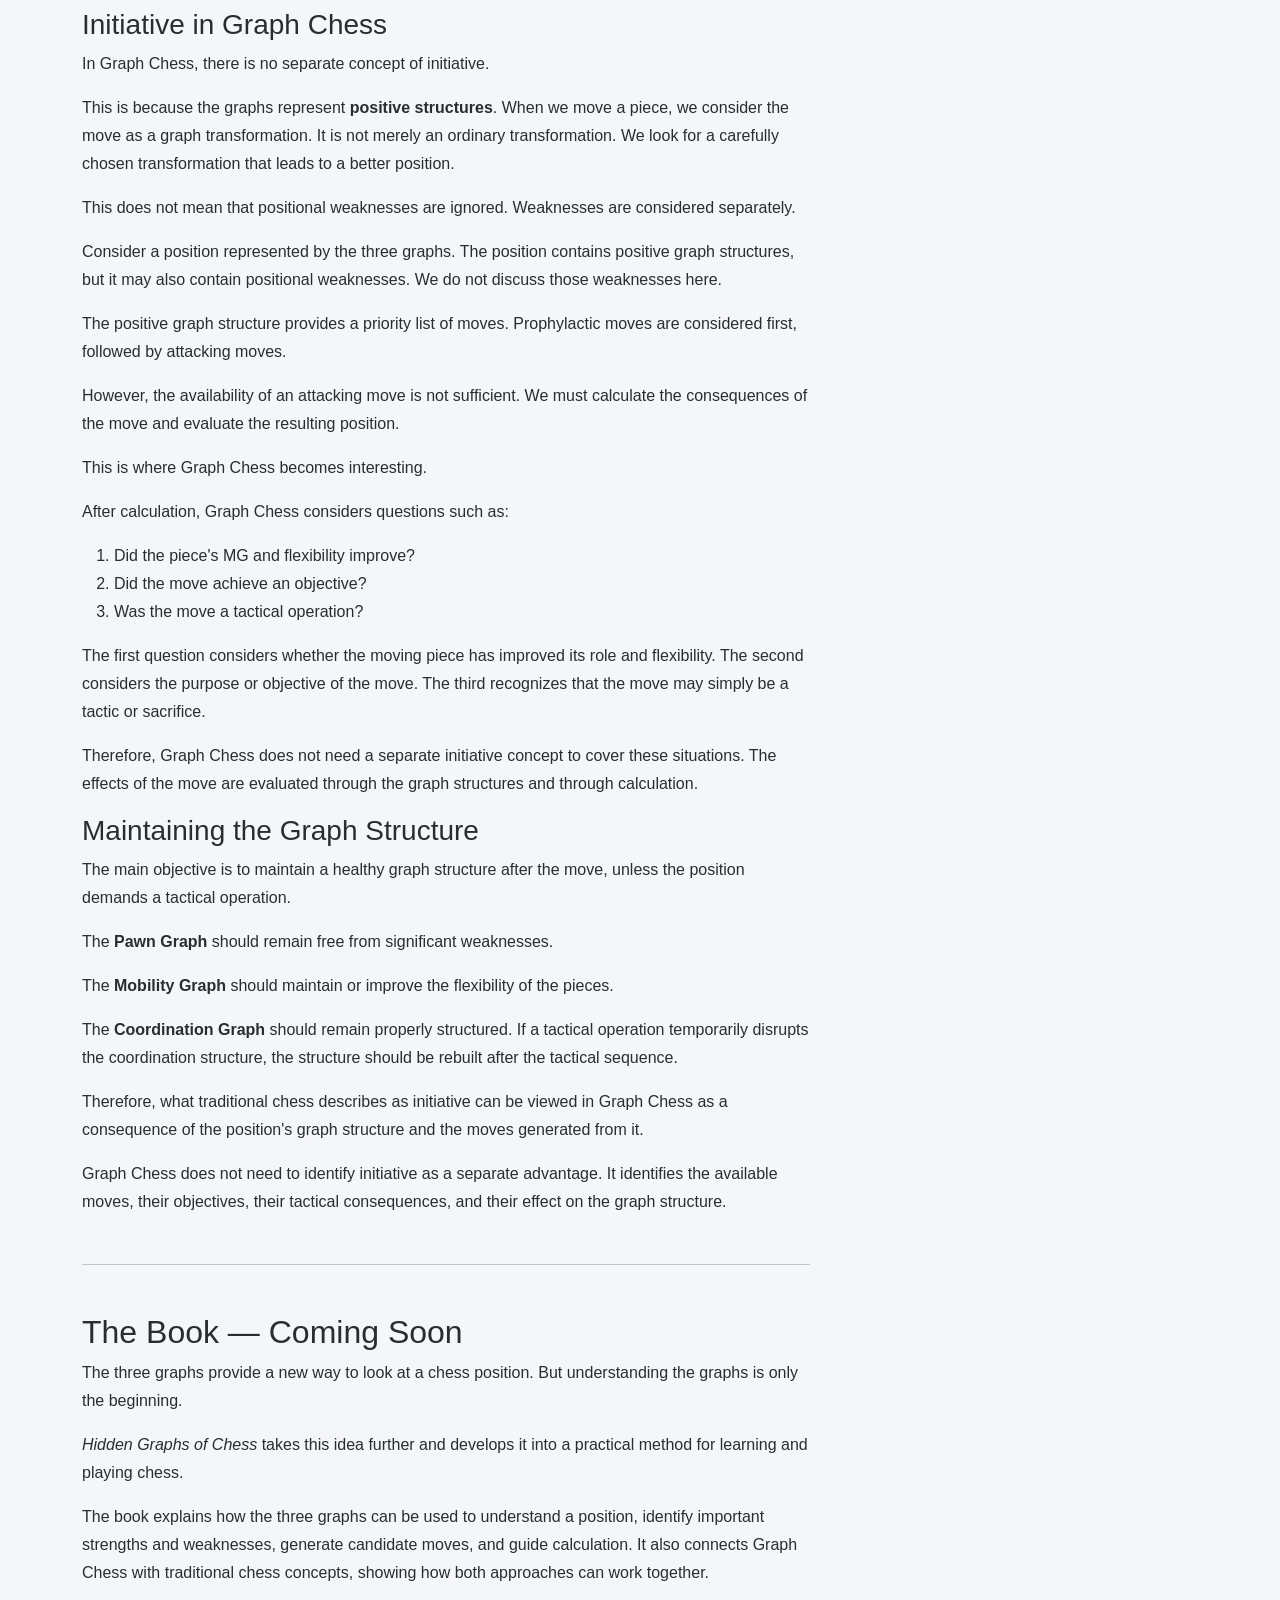
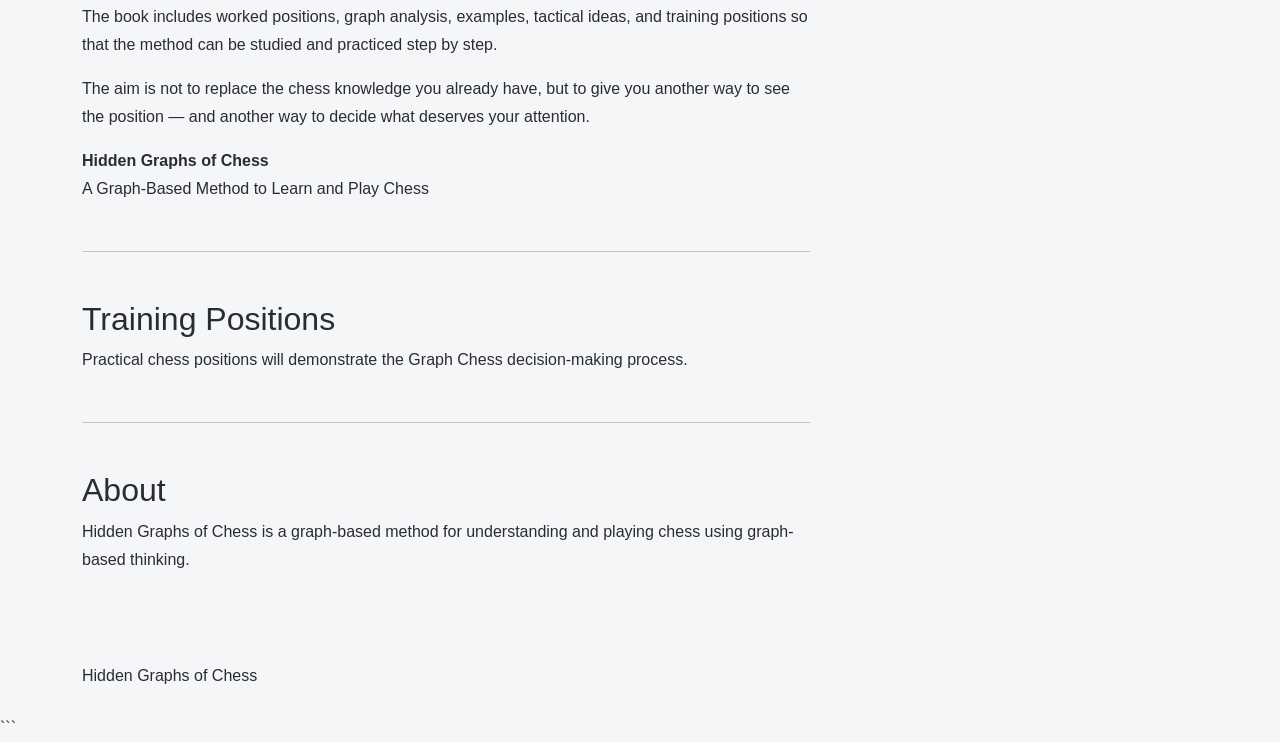
<file: How-does-Graph-Chess-Handle-Initiative.html>
<!DOCTYPE html>
<html lang="en">

<head>
    <meta charset="UTF-8">
    <meta name="viewport" content="width=device-width, initial-scale=1.0">

    <meta name="google-site-verification"
          content="1QoTM8z4W7GGm3Di8y7WxlDdclxlquQ5_J9VwLQYEa4">

    <title>How Does Graph Chess Handle Initiative? | Hidden Graphs of Chess</title>

    <meta name="description"
          content="Discover how Graph Chess approaches initiative through graph structures, flexibility, candidate moves, and calculation.">

    <!-- Bootstrap 5 -->
    <link href="https://cdn.jsdelivr.net/npm/bootstrap@5.3.3/dist/css/bootstrap.min.css"
          rel="stylesheet">

    <!-- Custom stylesheet: always load after Bootstrap -->
    <link rel="stylesheet" href="style.css">
</head>

<body>

    <!-- Header -->
    <header class="site-header py-4">
        <div class="container">
            <h1 class="site-title mb-2">Hidden Graphs of Chess</h1>
            <p class="site-subtitle mb-0">
                A Graph-Based Method to Learn and Play Chess
            </p>
        </div>
    </header>

    <!-- Main page layout -->
    <div class="container my-4 my-lg-5">
        <div class="row g-4 g-lg-5 align-items-start">

            <!-- Main article -->
            <main class="col-12 col-lg-8">

                <article>

                    <h2>How Does Graph Chess Handle Initiative?</h2>

                   
                   <blockquote class="blockquote border-start border-3 ps-3 my-4">
                            This article is part of Graph Chess, an approach to describing
                            and analyzing chess positions using relationships between
                            pieces, pawns, and their possible roles. The ideas introduced
                            here are individual concepts; their full connection and
                            application are developed separately in the Graph Chess method.
                        </blockquote>
 <h3>Graph Chess and Initiative</h3>

                    <p>
                        This article discusses a traditional chess concept —
                        <strong>initiative</strong> — and how Graph Chess handles it.
                    </p>

                    <h3>What Is Initiative?</h3>

                    <p>
                        In a broader sense, initiative is a threat or demand that forces
                        the opponent to respond. It is not classified simply as a threat
                        because a threat usually has a specific target, while an initiative
                        does not necessarily have a target.
                    </p>

                    <p>
                        An initiative is a move that demands an immediate response
                        from the opponent.
                    </p>

                    <p>
                        For example, consider the following position. It is White's turn
                        to move. White plays <strong>Ng5</strong>, creating the possibility
                        of checkmate or a fork on the next move. White has the initiative.
                    </p>

                    <figure class="article-figure">
                        <img
                            src="Images/Figure1-Initiative-in-Graph-Chess-Linkdin.png"
                            class="img-fluid"
                            alt="Chess position illustrating initiative in Graph Chess">

                        <figcaption>
                            Figure 1 — White can play Bf7+ or fork with Ng7.
                        </figcaption>
                    </figure>

                    <p>
                        The player who can make a threatening or demanding move has
                        the initiative. Initiative is generally considered a temporary
                        advantage.
                    </p>

                    <p>
                        The position itself allows the player to take the initiative.
                    </p>

                    <h3>Initiative in Graph Chess</h3>

                    <p>
                        In Graph Chess, there is no separate concept of initiative.
                    </p>

                    <p>
                        This is because the graphs represent <strong>positive structures</strong>.
                        When we move a piece, we consider the move as a graph transformation.
                        It is not merely an ordinary transformation. We look for a carefully
                        chosen transformation that leads to a better position.
                    </p>

                    <p>
                        This does not mean that positional weaknesses are ignored.
                        Weaknesses are considered separately.
                    </p>

                    <p>
                        Consider a position represented by the three graphs. The position
                        contains positive graph structures, but it may also contain
                        positional weaknesses. We do not discuss those weaknesses here.
                    </p>

                    <p>
                        The positive graph structure provides a priority list of moves.
                        Prophylactic moves are considered first, followed by attacking moves.
                    </p>

                    <p>
                        However, the availability of an attacking move is not sufficient.
                        We must calculate the consequences of the move and evaluate the
                        resulting position.
                    </p>

                    <p>This is where Graph Chess becomes interesting.</p>

                    <p>After calculation, Graph Chess considers questions such as:</p>

                    <ol>
                        <li>Did the piece's MG and flexibility improve?</li>
                        <li>Did the move achieve an objective?</li>
                        <li>Was the move a tactical operation?</li>
                    </ol>

                    <p>
                        The first question considers whether the moving piece has improved
                        its role and flexibility. The second considers the purpose or
                        objective of the move. The third recognizes that the move may
                        simply be a tactic or sacrifice.
                    </p>

                    <p>
                        Therefore, Graph Chess does not need a separate initiative concept
                        to cover these situations. The effects of the move are evaluated
                        through the graph structures and through calculation.
                    </p>

                    <h3>Maintaining the Graph Structure</h3>

                    <p>
                        The main objective is to maintain a healthy graph structure after
                        the move, unless the position demands a tactical operation.
                    </p>

                    <p>
                        The <strong>Pawn Graph</strong> should remain free from
                        significant weaknesses.
                    </p>

                    <p>
                        The <strong>Mobility Graph</strong> should maintain or improve
                        the flexibility of the pieces.
                    </p>

                    <p>
                        The <strong>Coordination Graph</strong> should remain properly
                        structured. If a tactical operation temporarily disrupts the
                        coordination structure, the structure should be rebuilt after
                        the tactical sequence.
                    </p>

                    <p>
                        Therefore, what traditional chess describes as initiative can
                        be viewed in Graph Chess as a consequence of the position's
                        graph structure and the moves generated from it.
                    </p>

                    <p>
                        Graph Chess does not need to identify initiative as a separate
                        advantage. It identifies the available moves, their objectives,
                        their tactical consequences, and their effect on the graph structure.
                    </p>

                </article>

                <hr class="my-5">

                <!-- Book section -->
                <section id="the-book">

                    <h2>The Book — Coming Soon</h2>

                    <p>
                        The three graphs provide a new way to look at a chess position.
                        But understanding the graphs is only the beginning.
                    </p>

                    <p>
                        <em>Hidden Graphs of Chess</em> takes this idea further and
                        develops it into a practical method for learning and playing chess.
                    </p>

                    <p>
                        The book explains how the three graphs can be used to understand
                        a position, identify important strengths and weaknesses, generate
                        candidate moves, and guide calculation. It also connects Graph
                        Chess with traditional chess concepts, showing how both approaches
                        can work together.
                    </p>

                    <p>
                        The book includes worked positions, graph analysis, examples,
                        tactical ideas, and training positions so that the method can
                        be studied and practiced step by step.
                    </p>

                    <p>
                        The aim is not to replace the chess knowledge you already have,
                        but to give you another way to see the position — and another
                        way to decide what deserves your attention.
                    </p>

                    <p class="book-title">
                        <strong>Hidden Graphs of Chess</strong><br>
                        A Graph-Based Method to Learn and Play Chess
                    </p>

                </section>

                <hr class="my-5">

                <!-- Training positions -->
                <section id="training-positions">

                    <h2>Training Positions</h2>

                    <p>
                        Practical chess positions will demonstrate the Graph Chess
                        decision-making process.
                    </p>

                </section>

                <hr class="my-5">

                <!-- About -->
                <section id="about">

                    <h2>About</h2>

                    <p>
                        Hidden Graphs of Chess is a graph-based method for understanding
                        and playing chess using graph-based thinking.
                    </p>

                </section>

            </main>

            <!-- Right sidebar -->
            <aside class="col-12 col-lg-4">

                <div class="sidebar-box p-3 p-lg-4">

                    <h3 class="h4 mb-3">Related Articles</h3>

                    <div class="list-group">

                        <a
                            href="https://girishsiyer.github.io/Hidden-Graphs-of-Chess/"
                            class="list-group-item list-group-item-action">
                            What Is Graph Chess?
                        </a>

                        <a
                            href="https://girishsiyer.github.io/Hidden-Graphs-of-Chess/mobility-vs-flexibility-in-chess.html"
                            class="list-group-item list-group-item-action">
                            Mobility vs Flexibility in Chess
                        </a>

                        <a
                            href="https://girishsiyer.github.io/Hidden-Graphs-of-Chess/How-does-Graph-Chess-Handle-Initiative.html"
                            class="list-group-item list-group-item-action">
                            How Does Graph Chess Handle Initiative?
                        </a>
                         <a
                            href="https://girishsiyer.github.io/Hidden-Graphs-of-Chess/graph-negative.html"
                            class="list-group-item list-group-item-action">
                            What are Graph Negatives?
                        </a>
                    </div>

                </div>

            </aside>

        </div>
    </div>

    <!-- Footer -->
    <footer class="site-footer py-4 mt-4">
        <div class="container">
            <p class="mb-0">Hidden Graphs of Chess</p>
        </div>
    </footer>

</body>
</html>
```
</file>
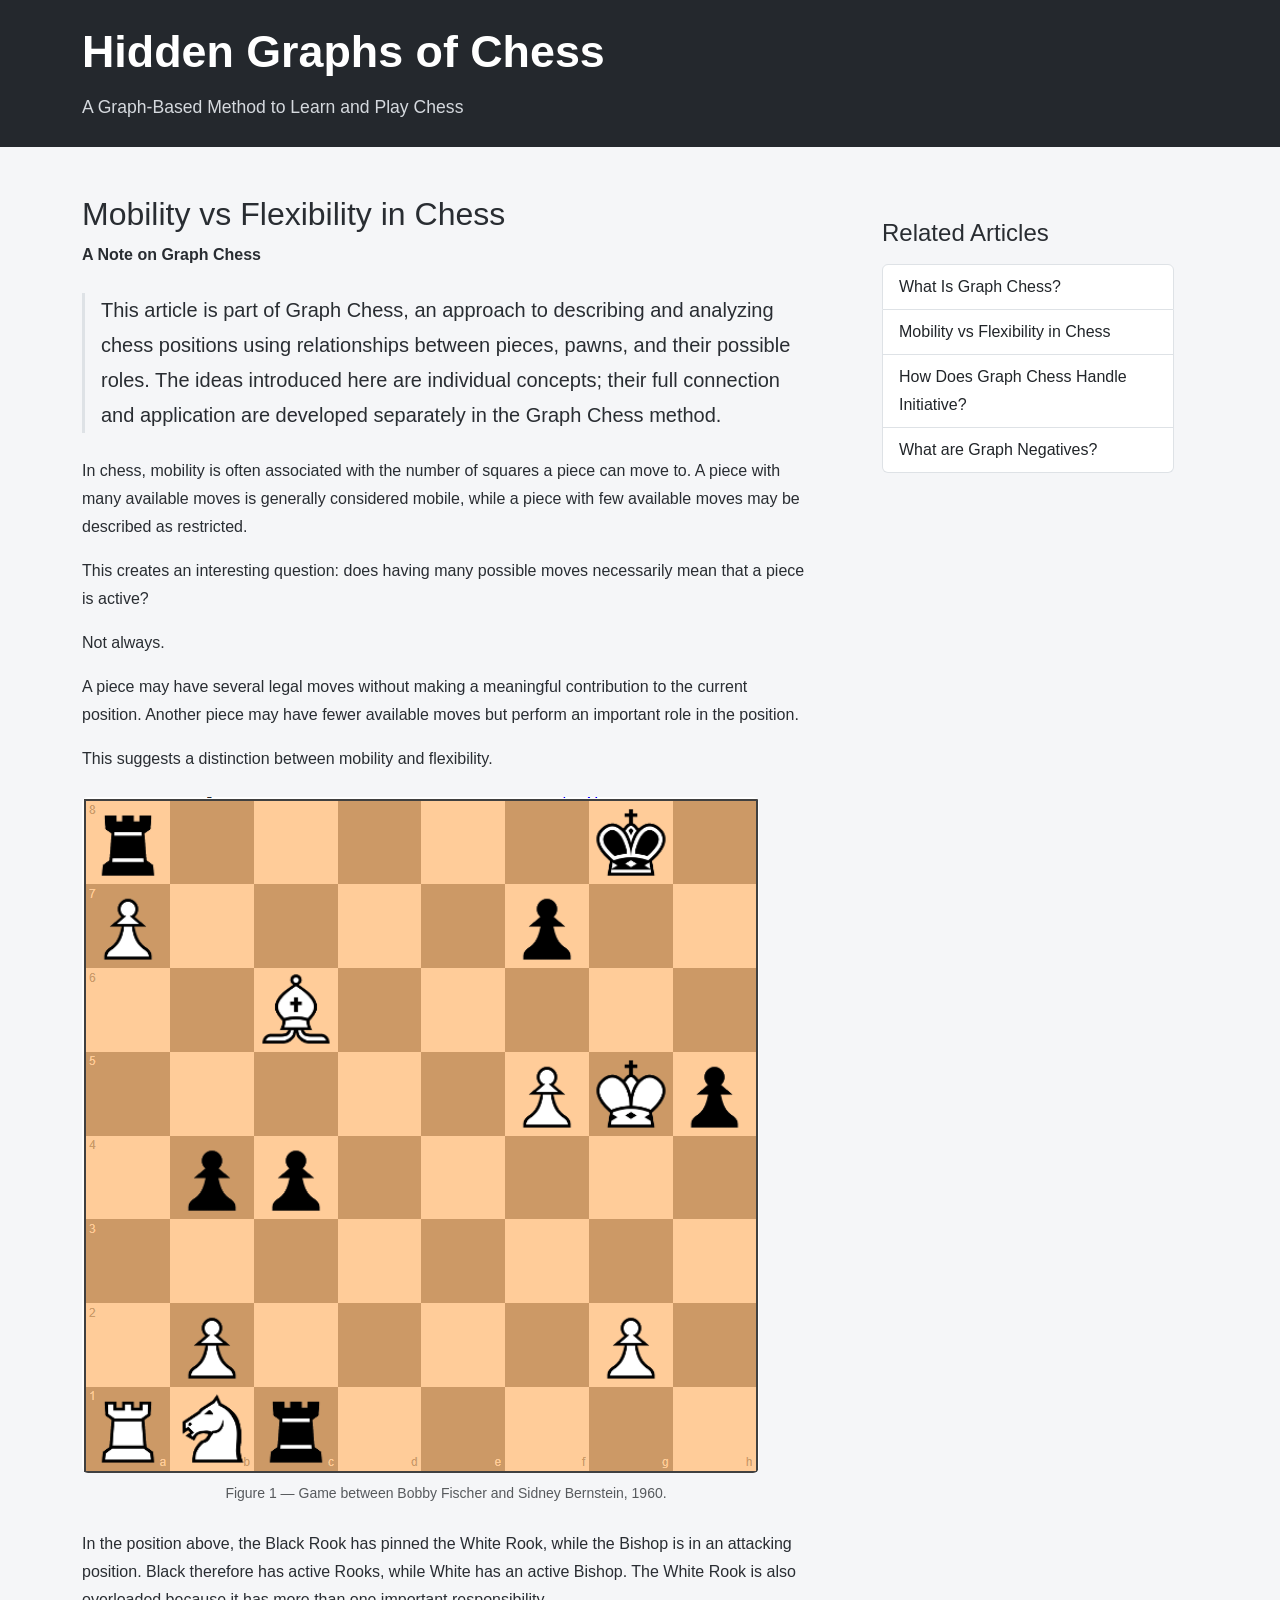
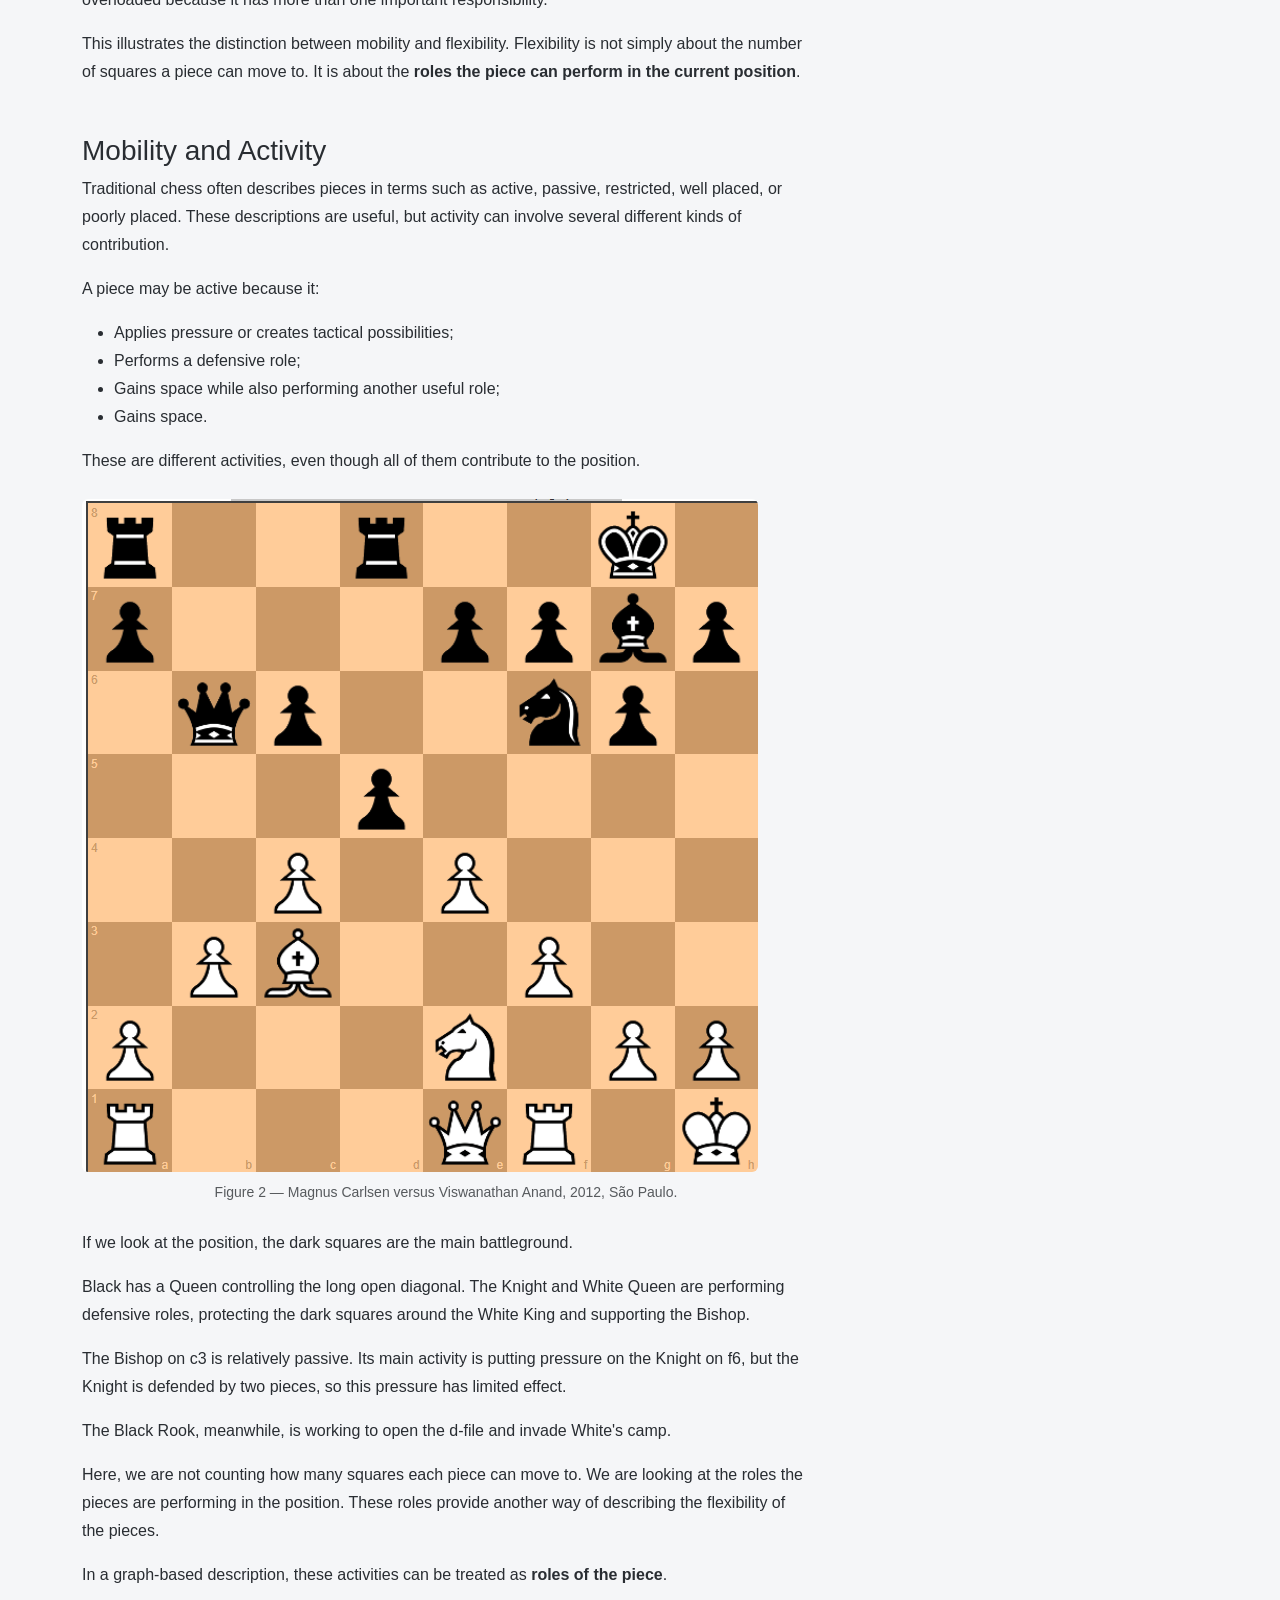
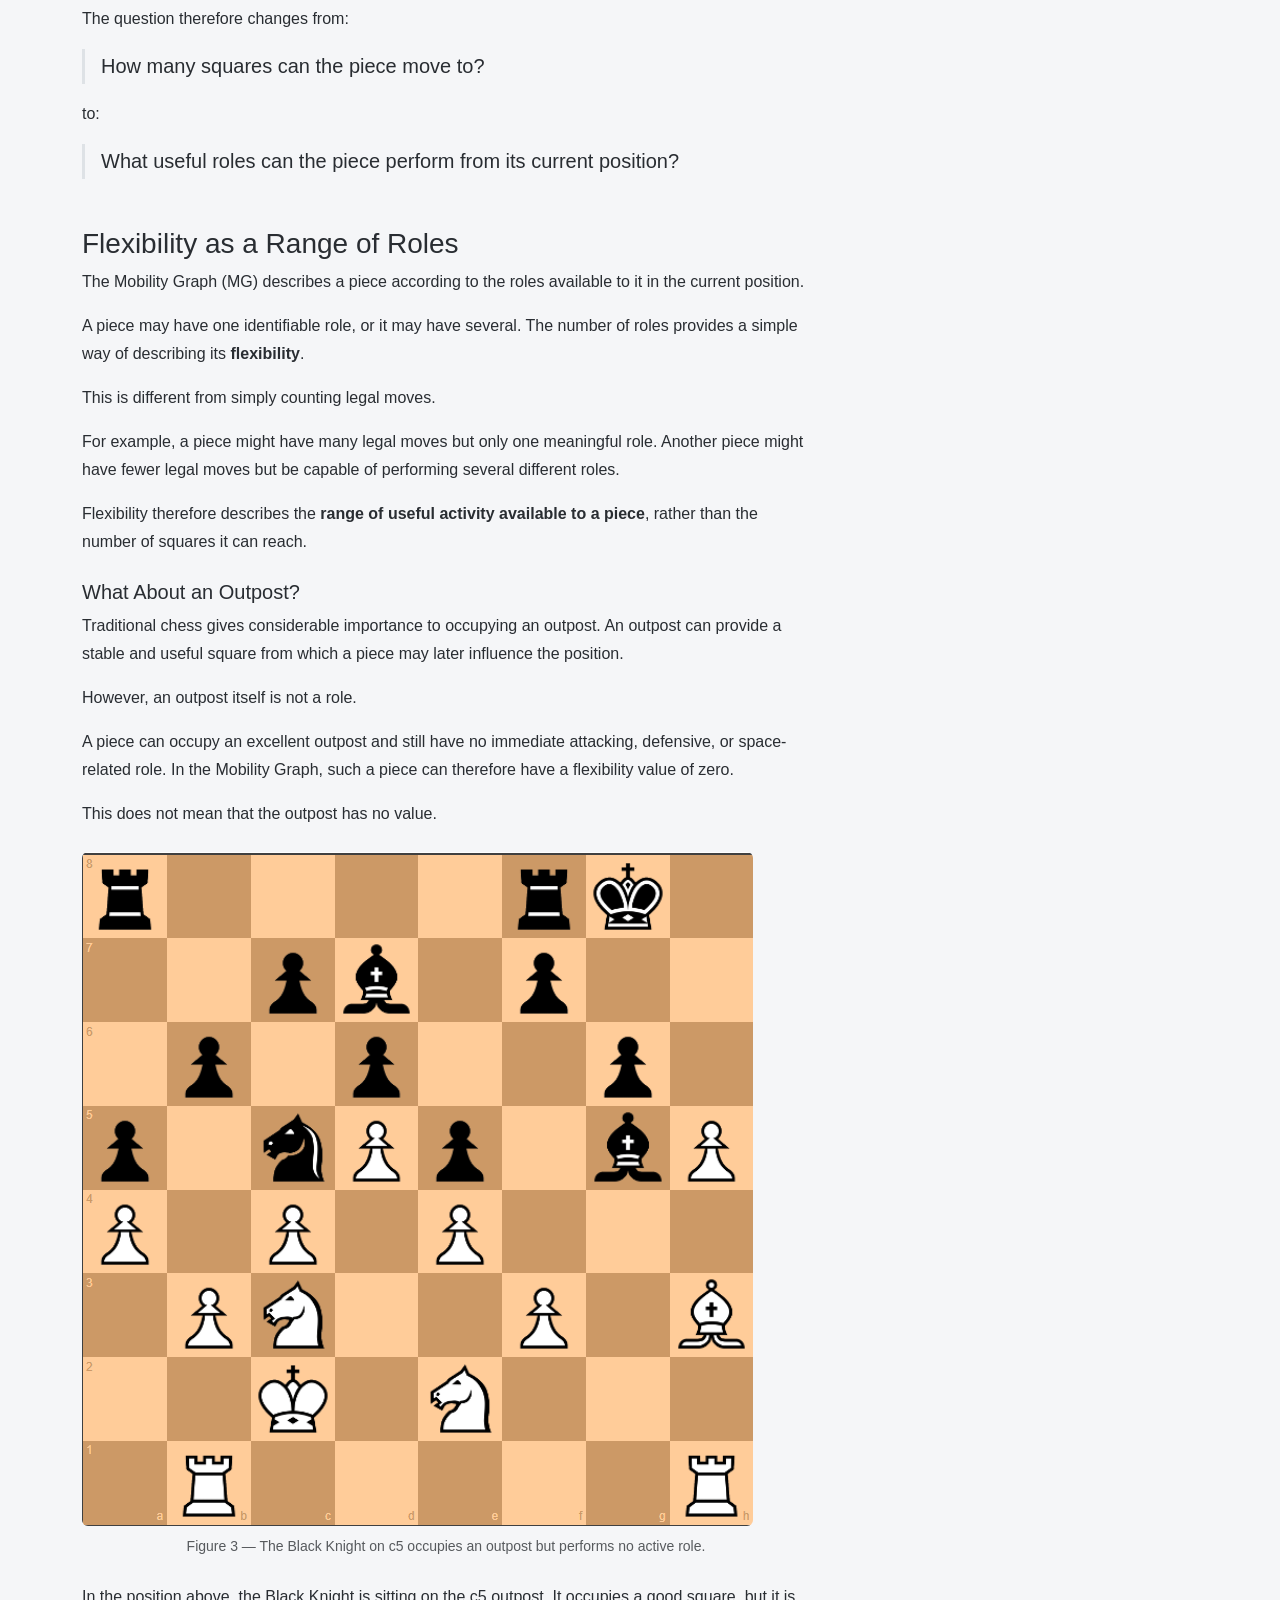
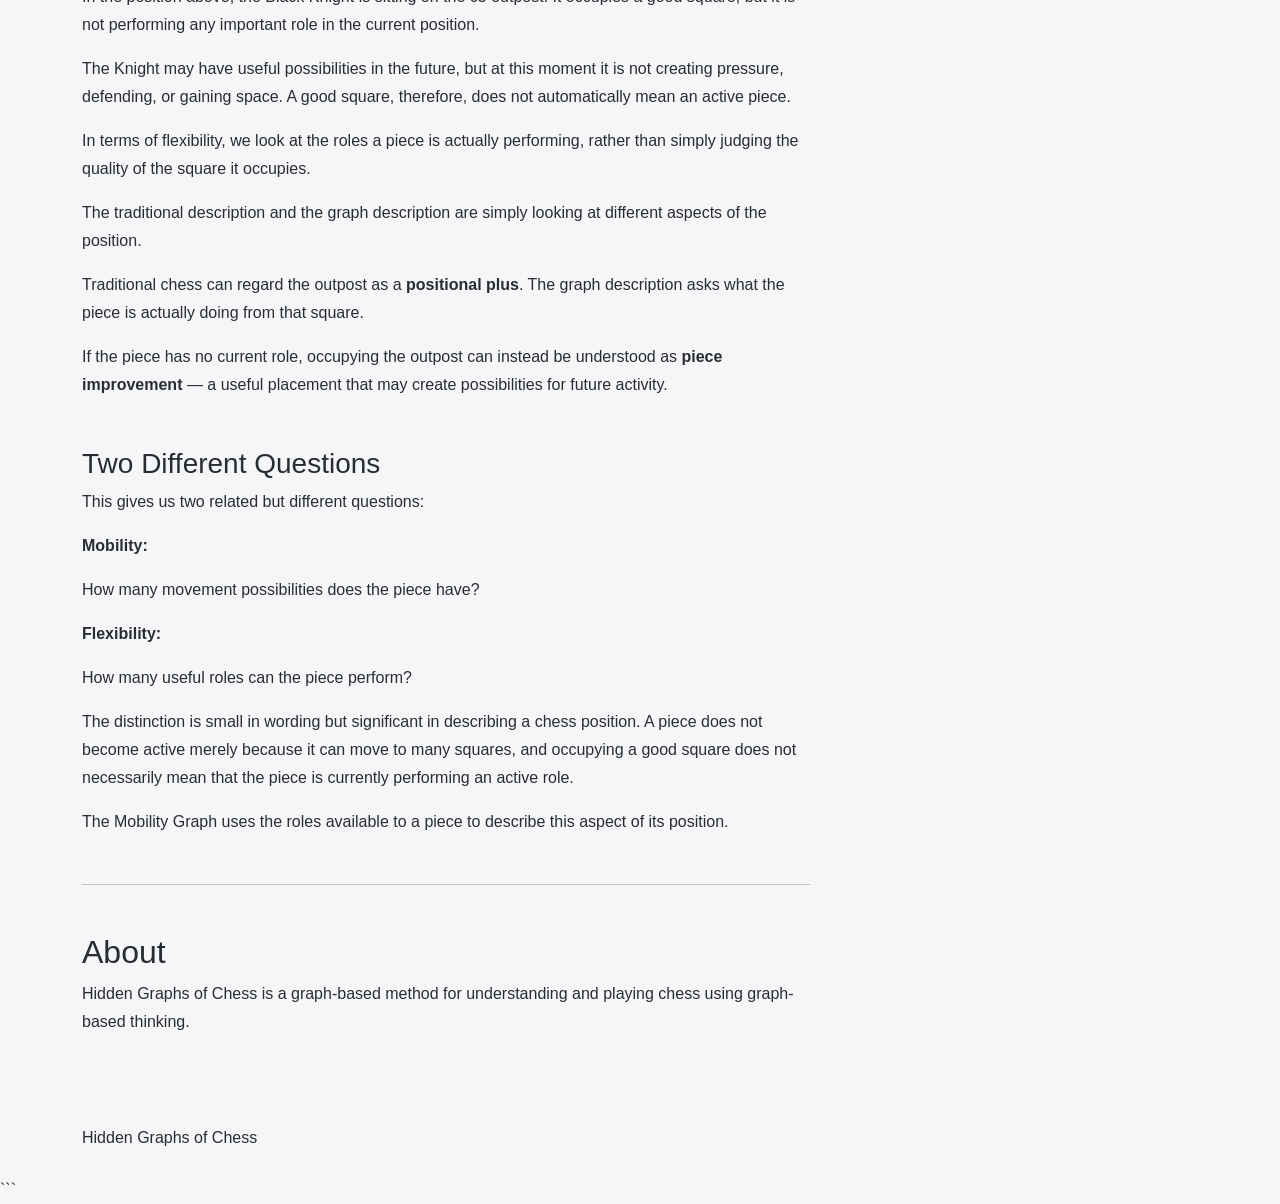
<file: mobility-vs-flexibility-in-chess.html>
<!DOCTYPE html>
<html lang="en">

<head>
    <meta charset="UTF-8">
    <meta name="viewport" content="width=device-width, initial-scale=1.0">

    <meta name="google-site-verification"
          content="1QoTM8z4W7GGm3Di8y7WxlDdclxlquQ5_J9VwLQYEa4">

    <title>Mobility vs Flexibility in Chess | Hidden Graphs of Chess</title>

    <meta name="description"
          content="Explore the difference between mobility and flexibility in chess, and how the Mobility Graph describes the useful roles a piece can perform.">

    <!-- Bootstrap 5 CSS -->
    <link href="https://cdn.jsdelivr.net/npm/bootstrap@5.3.3/dist/css/bootstrap.min.css"
          rel="stylesheet">

    <!-- Custom stylesheet -->
    <link rel="stylesheet" href="style.css">
</head>

<body>

    <!-- Header -->
    <header class="site-header py-4">
        <div class="container">
            <h1 class="site-title mb-2">Hidden Graphs of Chess</h1>
            <p class="site-subtitle mb-0">
                A Graph-Based Method to Learn and Play Chess
            </p>
        </div>
    </header>

    <!-- Main page layout -->
    <div class="container my-4 my-lg-5">
        <div class="row g-4 g-lg-5 align-items-start">

            <!-- Main article -->
            <main class="col-12 col-lg-8">

                <article>

                    <section>
                        <h2>Mobility vs Flexibility in Chess</h2>

                        <p><strong>A Note on Graph Chess</strong></p>

                        <blockquote class="blockquote border-start border-3 ps-3 my-4">
                            This article is part of Graph Chess, an approach to describing
                            and analyzing chess positions using relationships between
                            pieces, pawns, and their possible roles. The ideas introduced
                            here are individual concepts; their full connection and
                            application are developed separately in the Graph Chess method.
                        </blockquote>

                        <p>
                            In chess, mobility is often associated with the number of
                            squares a piece can move to. A piece with many available moves
                            is generally considered mobile, while a piece with few
                            available moves may be described as restricted.
                        </p>

                        <p>
                            This creates an interesting question: does having many
                            possible moves necessarily mean that a piece is active?
                        </p>

                        <p>Not always.</p>

                        <p>
                            A piece may have several legal moves without making a meaningful
                            contribution to the current position. Another piece may have
                            fewer available moves but perform an important role in the position.
                        </p>

                        <p>
                            This suggests a distinction between mobility and flexibility.
                        </p>

                        <figure class="article-figure my-4">
                            <img
                                src="Images/Substack-Flexibility-Bobby-Fisher.png"
                                class="img-fluid rounded"
                                alt="Chess position from Bobby Fischer versus Sidney Bernstein, 1960">

                            <figcaption class="figure-caption mt-2">
                                Figure 1 — Game between Bobby Fischer and Sidney Bernstein, 1960.
                            </figcaption>
                        </figure>

                        <p>
                            In the position above, the Black Rook has pinned the White Rook,
                            while the Bishop is in an attacking position. Black therefore
                            has active Rooks, while White has an active Bishop. The White
                            Rook is also overloaded because it has more than one important
                            responsibility.
                        </p>

                        <p>
                            This illustrates the distinction between mobility and flexibility.
                            Flexibility is not simply about the number of squares a piece
                            can move to. It is about the
                            <strong>roles the piece can perform in the current position</strong>.
                        </p>
                    </section>

                    <section class="mt-5">
                        <h3>Mobility and Activity</h3>

                        <p>
                            Traditional chess often describes pieces in terms such as
                            active, passive, restricted, well placed, or poorly placed.
                            These descriptions are useful, but activity can involve several
                            different kinds of contribution.
                        </p>

                        <p>A piece may be active because it:</p>

                        <ul>
                            <li>Applies pressure or creates tactical possibilities;</li>
                            <li>Performs a defensive role;</li>
                            <li>Gains space while also performing another useful role;</li>
                            <li>Gains space.</li>
                        </ul>

                        <p>
                            These are different activities, even though all of them
                            contribute to the position.
                        </p>

                        <figure class="article-figure my-4">
                            <img
                                src="Images/Substack-Multiple-roles.png"
                                class="img-fluid rounded"
                                alt="Chess position illustrating pieces performing multiple roles">

                            <figcaption class="figure-caption mt-2">
                                Figure 2 — Magnus Carlsen versus Viswanathan Anand,
                                2012, São Paulo.
                            </figcaption>
                        </figure>

                        <p>
                            If we look at the position, the dark squares are the main
                            battleground.
                        </p>

                        <p>
                            Black has a Queen controlling the long open diagonal.
                            The Knight and White Queen are performing defensive roles,
                            protecting the dark squares around the White King and
                            supporting the Bishop.
                        </p>

                        <p>
                            The Bishop on c3 is relatively passive. Its main activity
                            is putting pressure on the Knight on f6, but the Knight is
                            defended by two pieces, so this pressure has limited effect.
                        </p>

                        <p>
                            The Black Rook, meanwhile, is working to open the d-file
                            and invade White's camp.
                        </p>

                        <p>
                            Here, we are not counting how many squares each piece can
                            move to. We are looking at the roles the pieces are performing
                            in the position. These roles provide another way of describing
                            the flexibility of the pieces.
                        </p>

                        <p>
                            In a graph-based description, these activities can be treated
                            as <strong>roles of the piece</strong>.
                        </p>

                        <p>The question therefore changes from:</p>

                        <blockquote class="blockquote border-start border-3 ps-3 my-3">
                            How many squares can the piece move to?
                        </blockquote>

                        <p>to:</p>

                        <blockquote class="blockquote border-start border-3 ps-3 my-3">
                            What useful roles can the piece perform from its current position?
                        </blockquote>
                    </section>

                    <section class="mt-5">
                        <h3>Flexibility as a Range of Roles</h3>

                        <p>
                            The Mobility Graph (MG) describes a piece according to the
                            roles available to it in the current position.
                        </p>

                        <p>
                            A piece may have one identifiable role, or it may have several.
                            The number of roles provides a simple way of describing its
                            <strong>flexibility</strong>.
                        </p>

                        <p>This is different from simply counting legal moves.</p>

                        <p>
                            For example, a piece might have many legal moves but only one
                            meaningful role. Another piece might have fewer legal moves
                            but be capable of performing several different roles.
                        </p>

                        <p>
                            Flexibility therefore describes the
                            <strong>range of useful activity available to a piece</strong>,
                            rather than the number of squares it can reach.
                        </p>

                        <h4 class="h5 mt-4">What About an Outpost?</h4>

                        <p>
                            Traditional chess gives considerable importance to occupying
                            an outpost. An outpost can provide a stable and useful square
                            from which a piece may later influence the position.
                        </p>

                        <p>However, an outpost itself is not a role.</p>

                        <p>
                            A piece can occupy an excellent outpost and still have no
                            immediate attacking, defensive, or space-related role. In the
                            Mobility Graph, such a piece can therefore have a flexibility
                            value of zero.
                        </p>

                        <p>This does not mean that the outpost has no value.</p>

                        <figure class="article-figure my-4">
                            <img
                                src="Images/Substack-Knight-doing-nothing.png"
                                class="img-fluid rounded"
                                alt="Black Knight occupying an outpost on c5 without an active role">

                            <figcaption class="figure-caption mt-2">
                                Figure 3 — The Black Knight on c5 occupies an outpost
                                but performs no active role.
                            </figcaption>
                        </figure>

                        <p>
                            In the position above, the Black Knight is sitting on the
                            c5 outpost. It occupies a good square, but it is not performing
                            any important role in the current position.
                        </p>

                        <p>
                            The Knight may have useful possibilities in the future,
                            but at this moment it is not creating pressure, defending,
                            or gaining space. A good square, therefore, does not
                            automatically mean an active piece.
                        </p>

                        <p>
                            In terms of flexibility, we look at the roles a piece is
                            actually performing, rather than simply judging the quality
                            of the square it occupies.
                        </p>

                        <p>
                            The traditional description and the graph description are
                            simply looking at different aspects of the position.
                        </p>

                        <p>
                            Traditional chess can regard the outpost as a
                            <strong>positional plus</strong>. The graph description asks
                            what the piece is actually doing from that square.
                        </p>

                        <p>
                            If the piece has no current role, occupying the outpost can
                            instead be understood as <strong>piece improvement</strong> —
                            a useful placement that may create possibilities for future activity.
                        </p>
                    </section>

                    <section class="mt-5">
                        <h3>Two Different Questions</h3>

                        <p>This gives us two related but different questions:</p>

                        <p><strong>Mobility:</strong></p>
                        <p>How many movement possibilities does the piece have?</p>

                        <p><strong>Flexibility:</strong></p>
                        <p>How many useful roles can the piece perform?</p>

                        <p>
                            The distinction is small in wording but significant in
                            describing a chess position. A piece does not become active
                            merely because it can move to many squares, and occupying a
                            good square does not necessarily mean that the piece is
                            currently performing an active role.
                        </p>

                        <p>
                            The Mobility Graph uses the roles available to a piece to
                            describe this aspect of its position.
                        </p>
                    </section>

                    <hr class="my-5">

                    <!-- About -->
                    <section id="about">
                        <h2>About</h2>

                        <p>
                            Hidden Graphs of Chess is a graph-based method for
                            understanding and playing chess using graph-based thinking.
                        </p>
                    </section>

                </article>

            </main>

            <!-- Right sidebar -->
            <aside class="col-12 col-lg-4">

                <div class="sidebar-box p-3 p-lg-4">

                    <h3 class="h4 mb-3">Related Articles</h3>

                    <div class="list-group">

                        <a
                            href="https://girishsiyer.github.io/Hidden-Graphs-of-Chess/"
                            class="list-group-item list-group-item-action">
                            What Is Graph Chess?
                        </a>

                        <a
                            href="https://girishsiyer.github.io/Hidden-Graphs-of-Chess/mobility-vs-flexibility-in-chess.html"
                            class="list-group-item list-group-item-action">
                            Mobility vs Flexibility in Chess
                        </a>

                        <a
                            href="https://girishsiyer.github.io/Hidden-Graphs-of-Chess/How-does-Graph-Chess-Handle-Initiative.html"
                            class="list-group-item list-group-item-action">
                            How Does Graph Chess Handle Initiative?
                        </a>
                         <a
                            href="https://girishsiyer.github.io/Hidden-Graphs-of-Chess/graph-negative.html"
                            class="list-group-item list-group-item-action">
                            What are Graph Negatives?
                        </a>

                    </div>

                </div>

            </aside>

        </div>
    </div>

    <!-- Footer -->
    <footer class="site-footer py-4 mt-4">
        <div class="container">
            <p class="mb-0">Hidden Graphs of Chess</p>
        </div>
    </footer>

</body>
</html>
```
</file>
<file: style.css>
/* General */

body {
    background-color: #f5f6f8;
    color: #292d32;
    font-family: Arial, Helvetica, sans-serif;
    font-size: 16px;
    line-height: 1.75;
}

p {
    margin-bottom: 1rem;
}

a {
    color: #315d80;
}

a:hover {
    color: #1d3c56;
}


/* Header */

.site-header {
    background-color: #24282d;
    color: #ffffff;
}

.site-title {
    margin: 0;
    font-size: clamp(2rem, 4vw, 2.8rem);
    font-weight: 700;
    line-height: 1.25;
}

.site-subtitle {
    margin-top: 0.75rem;
    color: #d5d9de;
    font-size: 1.1rem;
}


/* Navigation */

.site-nav {
    background-color: #343a40;
}

.site-nav .navbar-brand {
    font-weight: 700;
}

.site-nav .nav-link {
    padding-left: 0.9rem;
    padding-right: 0.9rem;
}

.site-nav .nav-link:hover {
    color: #ffffff;
}


/* Main content cards */

.content-card,
.sidebar-card {
    background-color: #ffffff;
    border: 1px solid #e2e5e9;
    border-radius: 8px;
    padding: 1.75rem;
}

.content-card h2 {
    margin-bottom: 1.25rem;
    color: #252a30;
    font-size: 1.8rem;
    font-weight: 700;
    line-height: 1.35;
}

.content-card h3 {
    margin-top: 1.75rem;
    margin-bottom: 0.8rem;
    color: #343a40;
    font-size: 1.35rem;
    font-weight: 700;
    line-height: 1.45;
}

.content-card h2 + h3 {
    margin-top: 0;
}

.content-card ul {
    padding-left: 1.5rem;
    margin-bottom: 1.2rem;
}

.section-divider {
    margin: 2rem 0;
    border-color: #e2e5e9;
    opacity: 1;
}


/* Chess diagrams */

.chess-figure {
    margin: 1.75rem auto;
    text-align: center;
}

.chess-diagram {
    display: block;
    width: auto;
    max-width: 100%;
    max-height: 440px;
    margin: 0 auto;
    object-fit: contain;
}

.chess-figure figcaption {
    max-width: 540px;
    margin: 0.8rem auto 0;
    color: #68717b;
    font-size: 0.9rem;
    line-height: 1.6;
}


/* Highlighted quotation */

.chess-quote {
    margin: 1.5rem 0;
    padding: 1rem 1.25rem;
    background-color: #f5f6f8;
    border-left: 4px solid #667887;
    color: #343a40;
}


/* Sidebar */

.sidebar-card {
    padding: 1.35rem;
}

.sidebar-title {
    margin: 0 0 1.25rem;
    padding-bottom: 0.8rem;
    border-bottom: 2px solid #e6e9ec;
    font-size: 1.3rem;
    font-weight: 700;
}

.article-link {
    display: block;
    margin-bottom: 0.7rem;
    padding: 0.8rem 0.9rem;
    background-color: #f5f6f8;
    border: 1px solid #e4e7ea;
    border-radius: 5px;
    color: #343a40;
    font-size: 0.9rem;
    line-height: 1.5;
    text-decoration: none;
    overflow-wrap: anywhere;
    transition: background-color 0.2s ease;
}

.article-link:last-child {
    margin-bottom: 0;
}

.article-link:hover {
    background-color: #e9edf1;
    color: #1d3c56;
}
/* Responsive and centered images on articles */
```css
/* Centered, responsive article images */
```css
.article-image {
    display: block;
    width: 500px;
    height: 300px;
    max-width: 100%;
    object-fit: contain;
    margin: 0 auto;
}

.article-figure .figure-caption {
    text-align: center;
}
``````

/* Footer */

.site-footer {
    margin-top: 1rem;
    background-color: #24282d;
    color: #d5d9de;
}

.site-footer small {
    color: #b9c0c7;
}


/* Mobile adjustments */

@media (max-width: 991.98px) {
    .sidebar-card {
        margin-top: 0;
    }
}

@media (max-width: 575.98px) {
    body {
        font-size: 15px;
    }

    .content-card,
    .sidebar-card {
        padding: 1.2rem;
    }

    .content-card h2 {
        font-size: 1.55rem;
    }

    .content-card h3 {
        font-size: 1.2rem;
    }

    .site-subtitle {
        font-size: 1rem;
    }

    .chess-diagram {
        max-height: 360px;
    }
}
```css
/* Responsive, consistently sized chess diagrams */
.chess-figure {
    margin: 1.5rem 0;
    text-align: center;
}

.chess-diagram {
    display: block;
    width: 100%;
    max-width: 400px;
    height: 400px;
    object-fit: contain;
    margin: 0 auto;
}

.chess-figure figcaption {
    max-width: 600px;
    margin: 0.75rem auto 0;
    color: #6c757d;
    font-size: 0.9rem;
    text-align: center;
}

/* Smaller screens */
@media (max-width: 576px) {
    .chess-diagram {
        height: 260px;
    }
}
```
</file>
